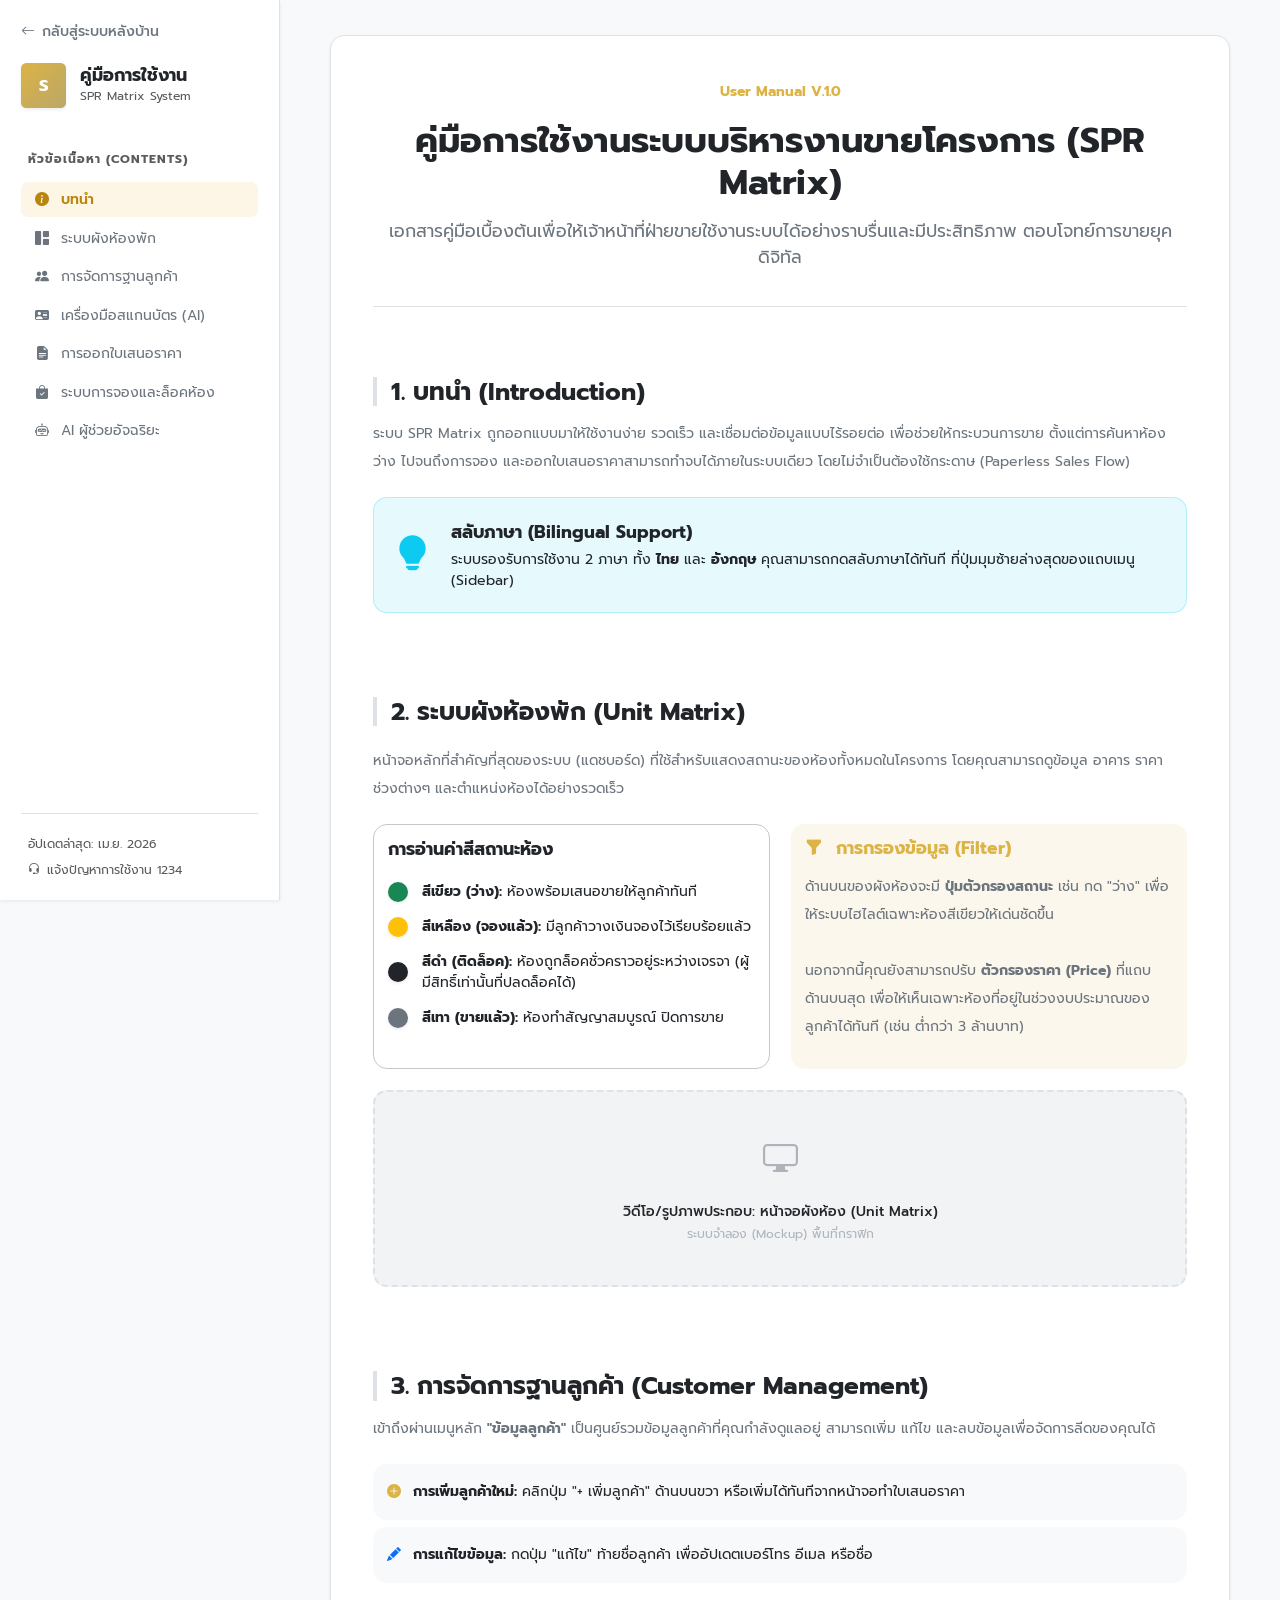
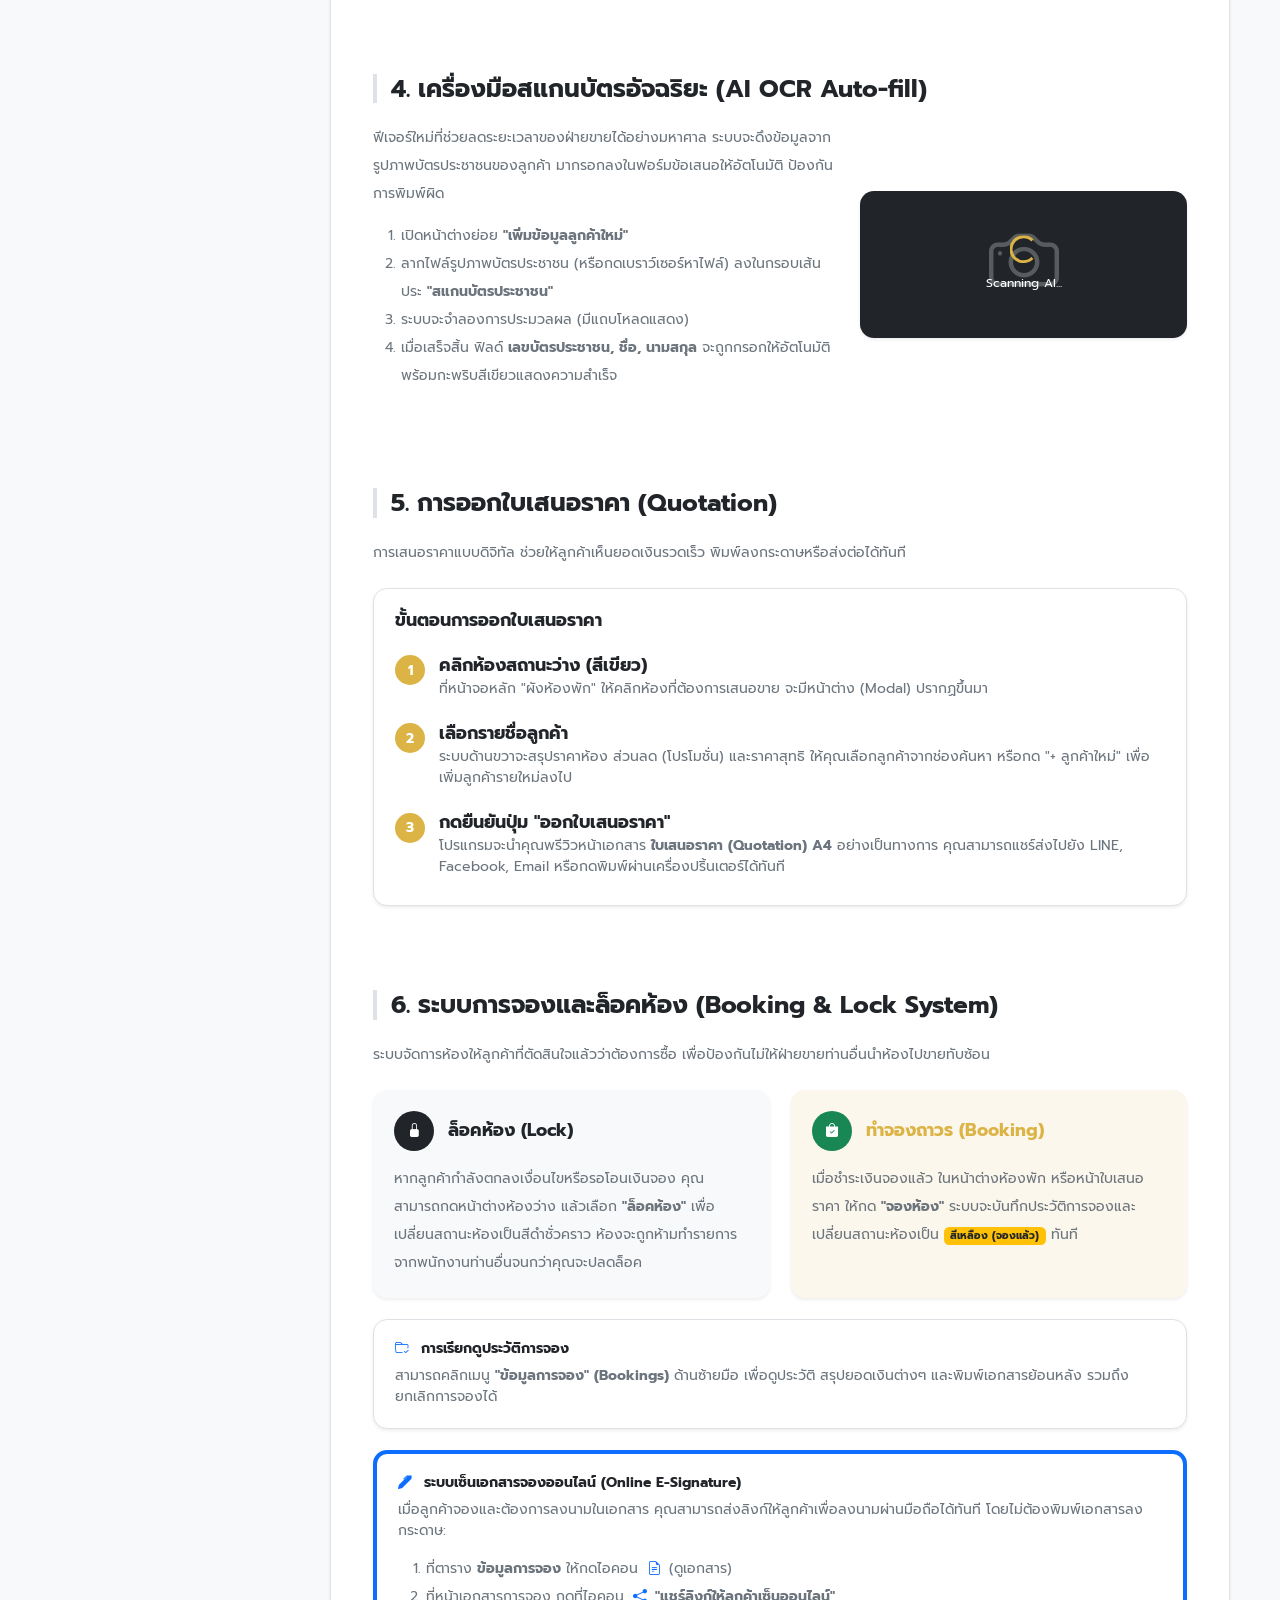
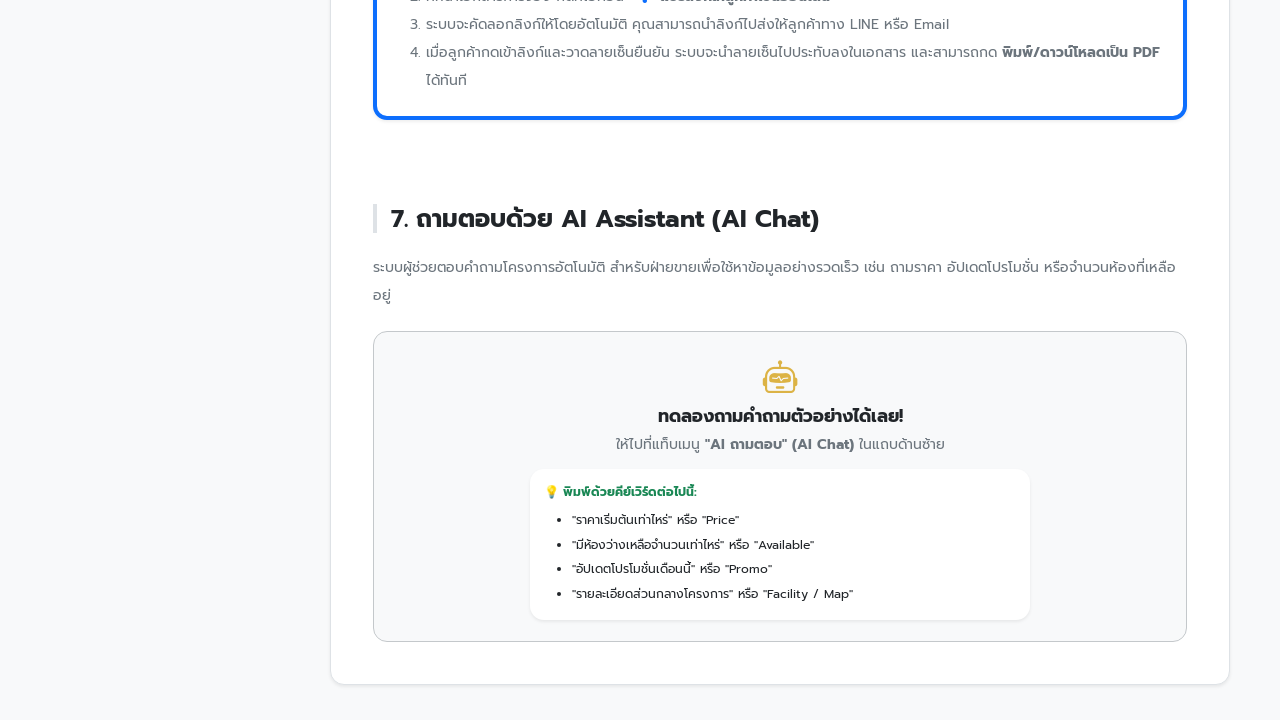
<file: guide.html>
<!DOCTYPE html>
<html lang="th">
<head>
    <meta charset="UTF-8">
    <meta name="viewport" content="width=device-width, initial-scale=1.0">
    <title>SPR - คู่มือการใช้งานระบบ (User Guide)</title>
    <!-- Google Fonts -->
    <link href="https://fonts.googleapis.com/css2?family=Inter:wght@300;400;500;600;700&family=Prompt:wght@300;400;500;600&display=swap" rel="stylesheet">
    <!-- Bootstrap 5 CSS -->
    <link href="https://cdn.jsdelivr.net/npm/bootstrap@5.3.2/dist/css/bootstrap.min.css" rel="stylesheet">
    <!-- Bootstrap Icons -->
    <link rel="stylesheet" href="https://cdn.jsdelivr.net/npm/bootstrap-icons@1.11.1/font/bootstrap-icons.css">
    <!-- Custom CSS (Reused from the main app) -->
    <link rel="stylesheet" href="styles.css">
    <style>
        body {
            scroll-behavior: smooth;
        }
        .guide-sidebar {
            width: 280px;
            height: 100vh;
            position: fixed;
            top: 0;
            left: 0;
            overflow-y: auto;
            z-index: 1000;
        }
        .guide-main {
            margin-left: 280px;
            padding: 2.5rem;
            min-height: 100vh;
        }
        .guide-section {
            padding-top: 2rem;
            margin-bottom: 4rem;
        }
        .guide-nav .nav-link {
            color: #6c757d;
            border-radius: 0.5rem;
            margin-bottom: 0.25rem;
            transition: all 0.2s ease;
        }
        .guide-nav .nav-link:hover {
            background-color: #f8f9fa;
            color: #212529;
        }
        .guide-nav .nav-link.active {
            background-color: #fdf5e6; /* light gold */
            color: #b8860b; /* gold */
            font-weight: 600;
        }
        .screenshot-placeholder {
            background-color: #f1f3f5;
            border: 2px dashed #dee2e6;
            border-radius: 1rem;
            padding: 3rem;
            text-align: center;
            color: #adb5bd;
            display: flex;
            flex-direction: column;
            align-items: center;
            justify-content: center;
        }
        @media (max-width: 768px) {
            .guide-sidebar {
                display: none;
            }
            .guide-main {
                margin-left: 0;
                padding: 1.5rem;
            }
        }
    </style>
</head>
<body class="bg-canvas text-dark font-thai relative" data-bs-spy="scroll" data-bs-target="#guide-menu" tabindex="0">

<!-- Mobile Header for Guide (Visible only on mobile) -->
<div class="d-flex d-md-none w-100 bg-white border-bottom shadow-sm align-items-center px-4 py-2 justify-content-between sticky-top" style="height: 60px; z-index: 1020;">
    <div class="d-flex align-items-center">
        <a href="index.html" class="text-decoration-none">
            <i class="bi bi-arrow-left fs-4 text-dark me-3"></i>
        </a>
        <div class="rounded bg-gradient-gold text-white fw-bold d-flex align-items-center justify-content-center flex-shrink-0" style="width: 32px; height: 32px;">S</div>
        <span class="fs-6 fw-bold text-dark mb-0 ms-2">SPR Guide</span>
    </div>
</div>

<!-- Guide Sidebar -->
<aside class="guide-sidebar bg-white border-end shadow-sm d-flex flex-column p-4">
    <div class="mb-5">
        <a href="index.html" class="text-decoration-none d-flex align-items-center mb-4 text-secondary hover-gold transition-all">
            <i class="bi bi-arrow-left me-2"></i>
            <span class="fw-medium">กลับสู่ระบบหลังบ้าน</span>
        </a>
        <div class="d-flex align-items-center w-100">
            <div class="rounded bg-gradient-gold text-white fw-bold d-flex align-items-center justify-content-center shadow-sm flex-shrink-0" style="width: 45px; height: 45px; font-size: 1.2rem;">S</div>
            <div>
                <div class="fs-5 fw-bold text-dark mb-0 ms-3 lh-sm">คู่มือการใช้งาน</div>
                <div class="text-muted small ms-3">SPR Matrix System</div>
            </div>
        </div>
    </div>
    
    <div class="text-uppercase text-muted fw-bold small mb-3 px-2" style="letter-spacing: 1px;">หัวข้อเนื้อหา (Contents)</div>
    <nav id="guide-menu" class="nav flex-column guide-nav">
        <a class="nav-link active" href="#intro"><i class="bi bi-info-circle-fill me-2"></i> บทนำ</a>
        <a class="nav-link" href="#matrix"><i class="bi bi-grid-1x2-fill me-2"></i> ระบบผังห้องพัก</a>
        <a class="nav-link" href="#customer"><i class="bi bi-people-fill me-2"></i> การจัดการฐานลูกค้า</a>
        <a class="nav-link" href="#ocr"><i class="bi bi-person-vcard-fill me-2"></i> เครื่องมือสแกนบัตร (AI)</a>
        <a class="nav-link" href="#quota"><i class="bi bi-file-earmark-text-fill me-2"></i> การออกใบเสนอราคา</a>
        <a class="nav-link" href="#booking"><i class="bi bi-bag-check-fill me-2"></i> ระบบการจองและล็อคห้อง</a>
        <a class="nav-link" href="#chatbot"><i class="bi bi-robot me-2"></i> AI ผู้ช่วยอัจฉริยะ</a>
    </nav>
    
    <div class="mt-auto px-2 pt-4 border-top">
        <div class="small text-muted mb-2">อัปเดตล่าสุด: เม.ย. 2026</div>
        <div class="small text-muted d-flex align-items-center">
            <i class="bi bi-headset me-2"></i> แจ้งปัญหาการใช้งาน 1234
        </div>
    </div>
</aside>

<!-- Main Document Content -->
<main class="guide-main">
    <div class="container bg-white p-4 p-md-5 rounded-4 shadow-sm border" style="max-width: 900px;">
        
        <header class="mb-5 pb-4 border-bottom text-center">
            <span class="badge bg-gold-subtle text-gold px-3 py-2 rounded-pill mb-3 fs-6">User Manual V.1.0</span>
            <h1 class="display-6 fw-bold text-dark mb-3">คู่มือการใช้งานระบบบริหารงานขายโครงการ (SPR Matrix)</h1>
            <p class="fs-5 text-secondary">เอกสารคู่มือเบื้องต้นเพื่อให้เจ้าหน้าที่ฝ่ายขายใช้งานระบบได้อย่างราบรื่นและมีประสิทธิภาพ ตอบโจทย์การขายยุคดิจิทัล</p>
        </header>

        <!-- Section: Intro -->
        <section id="intro" class="guide-section">
            <h3 class="fw-bold mb-3 border-start border-4 border-gold ps-3">1. บทนำ (Introduction)</h3>
            <p class="fs-6 text-secondary lh-lg mb-4">
                ระบบ SPR Matrix ถูกออกแบบมาให้ใช้งานง่าย รวดเร็ว และเชื่อมต่อข้อมูลแบบไร้รอยต่อ 
                เพื่อช่วยให้กระบวนการขาย ตั้งแต่การค้นหาห้องว่าง ไปจนถึงการจอง และออกใบเสนอราคาสามารถทำจบได้ภายในระบบเดียว โดยไม่จำเป็นต้องใช้กระดาษ (Paperless Sales Flow)
            </p>
            <div class="alert bg-info bg-opacity-10 text-dark border-info border-opacity-25 rounded-4 d-flex align-items-center p-4">
                <i class="bi bi-lightbulb-fill fs-1 text-info me-4"></i>
                <div>
                    <strong class="fs-5 d-block mb-1">สลับภาษา (Bilingual Support)</strong>
                    ระบบรองรับการใช้งาน 2 ภาษา ทั้ง <b>ไทย</b> และ <b>อังกฤษ</b> คุณสามารถกดสลับภาษาได้ทันที ที่ปุ่มมุมซ้ายล่างสุดของแถบเมนู (Sidebar)
                </div>
            </div>
        </section>

        <!-- Section: Matrix -->
        <section id="matrix" class="guide-section">
            <h3 class="fw-bold mb-4 border-start border-4 border-gold ps-3">2. ระบบผังห้องพัก (Unit Matrix)</h3>
            <p class="text-secondary lh-lg mb-4">
                หน้าจอหลักที่สำคัญที่สุดของระบบ (แดชบอร์ด) ที่ใช้สำหรับแสดงสถานะของห้องทั้งหมดในโครงการ โดยคุณสามารถดูข้อมูล อาคาร ราคาช่วงต่างๆ และตำแหน่งห้องได้อย่างรวดเร็ว
            </p>
            
            <div class="row g-4 mb-4">
                <div class="col-md-6">
                    <div class="card rounded-4 border-secondary-subtle h-100">
                        <div class="card-body">
                            <h5 class="fw-bold text-dark mb-4">การอ่านค่าสีสถานะห้อง</h5>
                            <div class="d-flex align-items-center mb-3">
                                <span class="rounded-circle bg-success shadow-sm me-3 flex-shrink-0" style="width:20px;height:20px;"></span> 
                                <div><strong class="text-dark">สีเขียว (ว่าง):</strong> ห้องพร้อมเสนอขายให้ลูกค้าทันที</div>
                            </div>
                            <div class="d-flex align-items-center mb-3">
                                <span class="rounded-circle bg-warning shadow-sm me-3 flex-shrink-0" style="width:20px;height:20px;"></span> 
                                <div><strong class="text-dark">สีเหลือง (จองแล้ว):</strong> มีลูกค้าวางเงินจองไว้เรียบร้อยแล้ว</div>
                            </div>
                            <div class="d-flex align-items-center mb-3">
                                <span class="rounded-circle bg-dark shadow-sm me-3 flex-shrink-0" style="width:20px;height:20px;"></span> 
                                <div><strong class="text-dark">สีดำ (ติดล็อค):</strong> ห้องถูกล็อคชั่วคราวอยู่ระหว่างเจรจา (ผู้มีสิทธิ์เท่านั้นที่ปลดล็อคได้)</div>
                            </div>
                            <div class="d-flex align-items-center">
                                <span class="rounded-circle bg-secondary shadow-sm me-3 flex-shrink-0" style="width:20px;height:20px;"></span> 
                                <div><strong class="text-dark">สีเทา (ขายแล้ว):</strong> ห้องทำสัญญาสมบูรณ์ ปิดการขาย</div>
                            </div>
                        </div>
                    </div>
                </div>
                <div class="col-md-6">
                    <div class="card rounded-4 border-0 h-100 bg-light-gold">
                        <div class="card-body">
                            <h5 class="fw-bold text-gold"><i class="bi bi-funnel-fill me-2"></i> การกรองข้อมูล (Filter)</h5>
                            <p class="text-secondary mt-3 lh-lg">
                                ด้านบนของผังห้องจะมี <b>ปุ่มตัวกรองสถานะ</b> เช่น กด "ว่าง" เพื่อให้ระบบไฮไลต์เฉพาะห้องสีเขียวให้เด่นชัดขึ้น
                                <br><br>
                                นอกจากนี้คุณยังสามารถปรับ <b>ตัวกรองราคา (Price)</b> ที่แถบด้านบนสุด เพื่อให้เห็นเฉพาะห้องที่อยู่ในช่วงงบประมาณของลูกค้าได้ทันที (เช่น ต่ำกว่า 3 ล้านบาท)
                            </p>
                        </div>
                    </div>
                </div>
            </div>
            
            <div class="screenshot-placeholder mt-4">
                <i class="bi bi-display fs-1 mb-3 text-secondary opacity-50"></i>
                <div class="fw-medium text-dark mb-1">วิดีโอ/รูปภาพประกอบ: หน้าจอผังห้อง (Unit Matrix)</div>
                <div class="small">ระบบจำลอง (Mockup) พื้นที่กราฟิก</div>
            </div>
        </section>

        <!-- Section: Customer -->
        <section id="customer" class="guide-section">
            <h3 class="fw-bold mb-3 border-start border-4 border-gold ps-3">3. การจัดการฐานลูกค้า (Customer Management)</h3>
            <p class="text-secondary lh-lg mb-4">เข้าถึงผ่านเมนูหลัก <b>"ข้อมูลลูกค้า"</b> เป็นศูนย์รวมข้อมูลลูกค้าที่คุณกำลังดูแลอยู่ สามารถเพิ่ม แก้ไข และลบข้อมูลเพื่อจัดการลีดของคุณได้</p>
            
            <ul class="lh-lg text-secondary mb-4 list-group list-group-flush rounded-4">
                <li class="list-group-item bg-light border-0 py-3 mb-2 rounded-4">
                    <i class="bi bi-plus-circle-fill text-gold me-2"></i> <b>การเพิ่มลูกค้าใหม่:</b> คลิกปุ่ม "+ เพิ่มลูกค้า" ด้านบนขวา หรือเพิ่มได้ทันทีจากหน้าจอทำใบเสนอราคา
                </li>
                <li class="list-group-item bg-light border-0 py-3 mb-2 rounded-4">
                    <i class="bi bi-pencil-fill text-primary me-2"></i> <b>การแก้ไขข้อมูล:</b> กดปุ่ม "แก้ไข" ท้ายชื่อลูกค้า เพื่ออัปเดตเบอร์โทร อีเมล หรือชื่อ
                </li>
            </ul>
        </section>

        <!-- Section: OCR -->
        <section id="ocr" class="guide-section">
            <h3 class="fw-bold mb-4 border-start border-4 border-gold ps-3">4. เครื่องมือสแกนบัตรอัจฉริยะ (AI OCR Auto-fill)</h3>
            <div class="row g-4 align-items-center">
                <div class="col-md-7">
                    <p class="text-secondary lh-lg mb-3">
                        ฟีเจอร์ใหม่ที่ช่วยลดระยะเวลาของฝ่ายขายได้อย่างมหาศาล ระบบจะดึงข้อมูลจากรูปภาพบัตรประชาชนของลูกค้า มากรอกลงในฟอร์มข้อเสนอให้อัตโนมัติ ป้องกันการพิมพ์ผิด
                    </p>
                    <ol class="lh-lg text-secondary">
                        <li>เปิดหน้าต่างย่อย <b>"เพิ่มข้อมูลลูกค้าใหม่"</b></li>
                        <li>ลากไฟล์รูปภาพบัตรประชาชน (หรือกดเบราว์เซอร์หาไฟล์) ลงในกรอบเส้นประ <b>"สแกนบัตรประชาชน"</b></li>
                        <li>ระบบจะจำลองการประมวลผล (มีแถบโหลดแสดง)</li>
                        <li>เมื่อเสร็จสิ้น ฟิลด์ <b>เลขบัตรประชาชน, ชื่อ, นามสกุล</b> จะถูกกรอกให้อัตโนมัติ พร้อมกะพริบสีเขียวแสดงความสำเร็จ</li>
                    </ol>
                </div>
                <div class="col-md-5">
                    <div class="card border-0 shadow-sm rounded-4 overflow-hidden">
                        <div class="bg-dark p-4 text-center position-relative">
                            <i class="bi bi-camera text-white opacity-25" style="font-size: 5rem;"></i>
                            <div class="position-absolute top-50 start-50 translate-middle w-100">
                                <div class="spinner-border text-gold" role="status"></div>
                                <div class="text-white mt-2 small">Scanning AI...</div>
                            </div>
                        </div>
                    </div>
                </div>
            </div>
        </section>

        <!-- Section: Quotation -->
        <section id="quota" class="guide-section">
            <h3 class="fw-bold mb-4 border-start border-4 border-gold ps-3">5. การออกใบเสนอราคา (Quotation)</h3>
            <p class="text-secondary lh-lg mb-4">
                การเสนอราคาแบบดิจิทัล ช่วยให้ลูกค้าเห็นยอดเงินรวดเร็ว พิมพ์ลงกระดาษหรือส่งต่อได้ทันที
            </p>
            <div class="bg-white border rounded-4 p-4 shadow-sm">
                <h5 class="fw-bold text-dark mb-4">ขั้นตอนการออกใบเสนอราคา</h5>
                <div class="d-flex mb-4">
                    <div class="flex-shrink-0 mt-1">
                        <span class="rounded-circle bg-gold text-white d-flex align-items-center justify-content-center fw-bold" style="width: 30px; height: 30px;">1</span>
                    </div>
                    <div class="ms-3">
                        <strong class="fs-5 d-block text-dark">คลิกห้องสถานะว่าง (สีเขียว)</strong>
                        <p class="text-secondary mb-0">ที่หน้าจอหลัก "ผังห้องพัก" ให้คลิกห้องที่ต้องการเสนอขาย จะมีหน้าต่าง (Modal) ปรากฏขึ้นมา</p>
                    </div>
                </div>
                <div class="d-flex mb-4">
                    <div class="flex-shrink-0 mt-1">
                        <span class="rounded-circle bg-gold text-white d-flex align-items-center justify-content-center fw-bold" style="width: 30px; height: 30px;">2</span>
                    </div>
                    <div class="ms-3">
                        <strong class="fs-5 d-block text-dark">เลือกรายชื่อลูกค้า</strong>
                        <p class="text-secondary mb-0">ระบบด้านขวาจะสรุปราคาห้อง ส่วนลด (โปรโมชั่น) และราคาสุทธิ ให้คุณเลือกลูกค้าจากช่องค้นหา หรือกด "+ ลูกค้าใหม่" เพื่อเพิ่มลูกค้ารายใหม่ลงไป</p>
                    </div>
                </div>
                <div class="d-flex mb-2">
                    <div class="flex-shrink-0 mt-1">
                        <span class="rounded-circle bg-gold text-white d-flex align-items-center justify-content-center fw-bold" style="width: 30px; height: 30px;">3</span>
                    </div>
                    <div class="ms-3">
                        <strong class="fs-5 d-block text-dark">กดยืนยันปุ่ม "ออกใบเสนอราคา"</strong>
                        <p class="text-secondary mb-0">โปรแกรมจะนำคุณพรีวิวหน้าเอกสาร <b>ใบเสนอราคา (Quotation) A4</b> อย่างเป็นทางการ คุณสามารถแชร์ส่งไปยัง LINE, Facebook, Email หรือกดพิมพ์ผ่านเครื่องปริ้นเตอร์ได้ทันที</p>
                    </div>
                </div>
            </div>
        </section>

        <!-- Section: Booking -->
        <section id="booking" class="guide-section">
            <h3 class="fw-bold mb-4 border-start border-4 border-gold ps-3">6. ระบบการจองและล็อคห้อง (Booking & Lock System)</h3>
            <p class="text-secondary lh-lg mb-4">
                ระบบจัดการห้องให้ลูกค้าที่ตัดสินใจแล้วว่าต้องการซื้อ เพื่อป้องกันไม่ให้ฝ่ายขายท่านอื่นนำห้องไปขายทับซ้อน
            </p>
            <div class="row g-4">
                <div class="col-md-6">
                    <div class="card bg-light border-0 shadow-sm rounded-4 h-100 p-4">
                        <div class="d-flex align-items-center mb-3">
                            <div class="rounded-circle bg-dark text-white d-flex align-items-center justify-content-center me-3" style="width: 40px; height: 40px;">
                                <i class="bi bi-lock-fill"></i>
                            </div>
                            <h5 class="fw-bold text-dark mb-0">ล็อคห้อง (Lock)</h5>
                        </div>
                        <p class="text-secondary lh-lg mb-0">
                            หากลูกค้ากำลังตกลงเงื่อนไขหรือรอโอนเงินจอง คุณสามารถกดหน้าต่างห้องว่าง แล้วเลือก <b>"ล็อคห้อง"</b> เพื่อเปลี่ยนสถานะห้องเป็นสีดำชั่วคราว ห้องจะถูกห้ามทำรายการจากพนักงานท่านอื่นจนกว่าคุณจะปลดล็อค
                        </p>
                    </div>
                </div>
                <div class="col-md-6">
                    <div class="card bg-light-gold border-0 shadow-sm rounded-4 h-100 p-4">
                        <div class="d-flex align-items-center mb-3">
                            <div class="rounded-circle bg-success text-white d-flex align-items-center justify-content-center me-3" style="width: 40px; height: 40px;">
                                <i class="bi bi-bag-check-fill"></i>
                            </div>
                            <h5 class="fw-bold text-gold mb-0">ทำจองถาวร (Booking)</h5>
                        </div>
                        <p class="text-secondary lh-lg mb-0">
                            เมื่อชำระเงินจองแล้ว ในหน้าต่างห้องพัก หรือหน้าใบเสนอราคา ให้กด <b>"จองห้อง"</b> ระบบจะบันทึกประวัติการจองและเปลี่ยนสถานะห้องเป็น <span class="badge bg-warning text-dark">สีเหลือง (จองแล้ว)</span> ทันที
                        </p>
                    </div>
                </div>
            </div>
            
            <div class="mt-4 p-4 border rounded-4 bg-white shadow-sm">
                <h6 class="fw-bold"><i class="bi bi-folder-check text-primary me-2"></i> การเรียกดูประวัติการจอง</h6>
                <p class="text-secondary mt-2 mb-0">สามารถคลิกเมนู <b>"ข้อมูลการจอง" (Bookings)</b> ด้านซ้ายมือ เพื่อดูประวัติ สรุปยอดเงินต่างๆ และพิมพ์เอกสารย้อนหลัง รวมถึงยกเลิกการจองได้</p>
            </div>

            <div class="mt-4 p-4 border rounded-4 bg-white shadow-sm border-start border-4 border-primary">
                <h6 class="fw-bold"><i class="bi bi-pen-fill text-primary me-2"></i> ระบบเซ็นเอกสารจองออนไลน์ (Online E-Signature)</h6>
                <p class="text-secondary mt-2 mb-3">เมื่อลูกค้าจองและต้องการลงนามในเอกสาร คุณสามารถส่งลิงก์ให้ลูกค้าเพื่อลงนามผ่านมือถือได้ทันที โดยไม่ต้องพิมพ์เอกสารลงกระดาษ:</p>
                <ol class="lh-lg text-secondary mb-0">
                    <li>ที่ตาราง <b>ข้อมูลการจอง</b> ให้กดไอคอน <i class="bi bi-file-earmark-text text-primary mx-1"></i> (ดูเอกสาร)</li>
                    <li>ที่หน้าเอกสารการจอง กดที่ไอคอน <i class="bi bi-share-fill mx-1 text-primary"></i> <b>"แชร์ลิงก์ให้ลูกค้าเซ็นออนไลน์"</b></li>
                    <li>ระบบจะคัดลอกลิงก์ให้โดยอัตโนมัติ คุณสามารถนำลิงก์ไปส่งให้ลูกค้าทาง LINE หรือ Email</li>
                    <li>เมื่อลูกค้ากดเข้าลิงก์และวาดลายเซ็นยืนยัน ระบบจะนำลายเซ็นไปประทับลงในเอกสาร และสามารถกด <b>พิมพ์/ดาวน์โหลดเป็น PDF</b> ได้ทันที</li>
                </ol>
            </div>
        </section>

        <!-- Section: Chatbot -->
        <section id="chatbot" class="guide-section border-0 mb-0 pb-0">
            <h3 class="fw-bold mb-4 border-start border-4 border-gold ps-3">7. ถามตอบด้วย AI Assistant (AI Chat)</h3>
            <p class="text-secondary lh-lg mb-4">
                ระบบผู้ช่วยตอบคำถามโครงการอัตโนมัติ สำหรับฝ่ายขายเพื่อใช้หาข้อมูลอย่างรวดเร็ว เช่น ถามราคา อัปเดตโปรโมชั่น หรือจำนวนห้องที่เหลืออยู่
            </p>
            <div class="bg-canvas border border-secondary-subtle rounded-4 p-4 text-center">
                <i class="bi bi-robot fs-1 text-gold mb-3"></i>
                <h5 class="fw-bold text-dark">ทดลองถามคำถามตัวอย่างได้เลย!</h5>
                <p class="text-secondary mb-3">ให้ไปที่แท็บเมนู <b>"AI ถามตอบ" (AI Chat)</b> ในแถบด้านซ้าย</p>
                <div class="d-inline-block text-start bg-white p-3 rounded-4 shadow-sm w-100" style="max-width: 500px;">
                    <div class="text-success small fw-bold mb-2">💡 พิมพ์ด้วยคีย์เวิร์ดต่อไปนี้:</div>
                    <ul class="mb-0 text-dark small lh-lg">
                        <li>"ราคาเริ่มต้นเท่าไหร่" หรือ "Price"</li>
                        <li>"มีห้องว่างเหลือจำนวนเท่าไหร่" หรือ "Available"</li>
                        <li>"อัปเดตโปรโมชั่นเดือนนี้" หรือ "Promo"</li>
                        <li>"รายละเอียดส่วนกลางโครงการ" หรือ "Facility / Map"</li>
                    </ul>
                </div>
            </div>
        </section>

    </div>
</main>

<!-- Bootstrap JS -->
<script src="https://cdn.jsdelivr.net/npm/bootstrap@5.3.2/dist/js/bootstrap.bundle.min.js"></script>
</body>
</html>
</file>
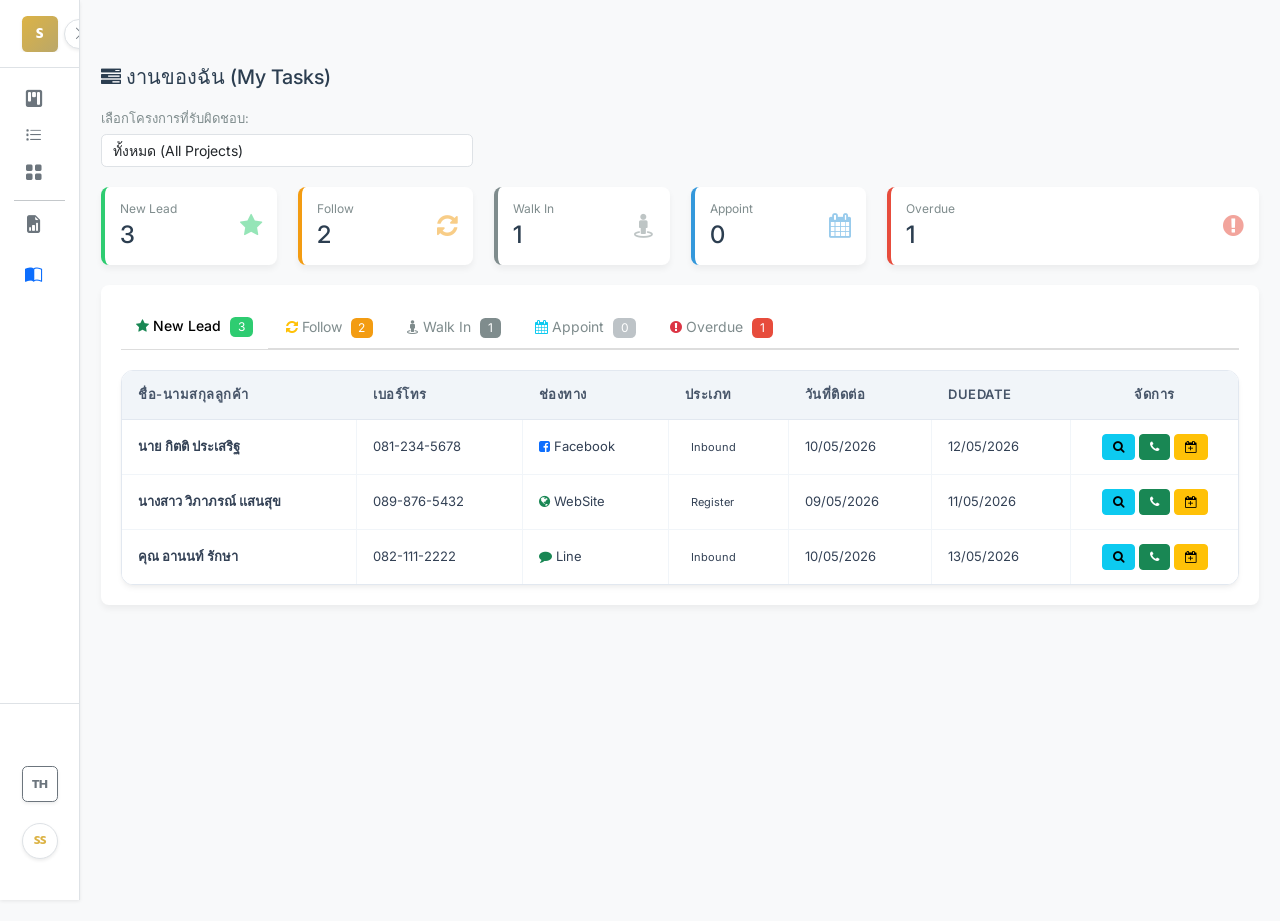
<file: mytask.html>
﻿<!DOCTYPE html>
<html lang="th">
<head>
    <meta charset="UTF-8">
    <meta name="viewport" content="width=device-width, initial-scale=1.0">
    <title>งานของฉัน (My Tasks) - Sale View</title>
    <!-- Bootstrap 5 CSS -->
    <link href="https://cdn.jsdelivr.net/npm/bootstrap@5.3.2/dist/css/bootstrap.min.css" rel="stylesheet">
    <!-- Bootstrap Icons -->
    <link rel="stylesheet" href="https://cdn.jsdelivr.net/npm/bootstrap-icons@1.11.1/font/bootstrap-icons.css">
    <!-- Custom CSS -->
    <link rel="stylesheet" href="styles.css">
    <!-- FontAwesome -->
    <link rel="stylesheet" href="https://cdnjs.cloudflare.com/ajax/libs/font-awesome/4.7.0/css/font-awesome.min.css">
    <!-- Google Fonts -->
    <link href="https://fonts.googleapis.com/css2?family=Kanit:wght@300;400;500&family=Inter:wght@300;400;500;600;700&family=Prompt:wght@300;400;500;600&display=swap" rel="stylesheet">
    <style>
        body {
            font-family: 'Kanit', sans-serif;
            background-color: #f4f7f6;
            color: #333;
            font-size: 13px;
        }
        .header-title {
            margin-top: 30px;
            margin-bottom: 20px;
            font-weight: 500;
            color: #2c3e50;
            font-size: 20px;
        }
        .user-profile {
            display: flex;
            align-items: center;
            margin-bottom: 20px;
        }
        .user-profile img {
            width: 50px;
            height: 50px;
            border-radius: 50%;
            margin-right: 15px;
            border: 2px solid #3498db;
        }
        .user-profile .user-info h4 {
            margin: 0;
            font-weight: 500;
            color: #2c3e50;
            font-size: 18px;
        }
        .user-profile .user-info p {
            margin: 0;
            color: #7f8c8d;
            font-size: 13px;
        }

        /* Dashboard Cards */
        .dash-card {
            background: #fff;
            border-radius: 8px;
            box-shadow: 0 4px 6px rgba(0,0,0,0.05);
            padding: 20px;
            margin-bottom: 20px;
            display: flex;
            align-items: center;
            justify-content: space-between;
            border-left: 4px solid #ddd;
            transition: transform 0.2s;
        }
        .dash-card:hover {
            transform: translateY(-2px);
            box-shadow: 0 6px 12px rgba(0,0,0,0.1);
        }
        .dash-card.primary { border-left-color: #3498db; }
        .dash-card.success { border-left-color: #2ecc71; }
        .dash-card.warning { border-left-color: #f39c12; }
        .dash-card.danger { border-left-color: #e74c3c; }
        .dash-card.gray { border-left-color: #7f8c8d; }
        
        .dash-info h4 {
            margin: 0 0 5px 0;
            font-size: 14px;
            color: #7f8c8d;
            font-weight: 400;
        }
        .dash-info h2 {
            margin: 0;
            font-size: 28px;
            font-weight: 500;
            color: #2c3e50;
        }
        .dash-icon {
            font-size: 32px;
            color: #bdc3c7;
            opacity: 0.5;
        }
        .dash-card.primary .dash-icon { color: #3498db; }
        .dash-card.success .dash-icon { color: #2ecc71; }
        .dash-card.warning .dash-icon { color: #f39c12; }
        .dash-card.danger .dash-icon { color: #e74c3c; }
        .dash-card.gray .dash-icon { color: #7f8c8d; }

        /* Main Content Area */
        .content-card {
            background: #fff;
            border-radius: 8px;
            box-shadow: 0 4px 6px rgba(0,0,0,0.05);
            padding: 20px;
            margin-bottom: 30px;
        }

        /* Nav Tabs */
        .nav-tabs {
            border-bottom: 2px solid #ddd;
        }
        .nav-tabs > li > a {
            color: #7f8c8d;
            border-radius: 0;
            margin-right: 2px;
            border: none;
            border-bottom: 2px solid transparent;
            font-weight: 400;
            padding: 10px 15px;
            font-size: 14px;
        }
        .nav-tabs > li > a:hover {
            background-color: transparent;
            border-bottom: 2px solid #95a5a6;
            color: #34495e;
        }
        .nav-tabs > li > a.active, 
        .nav-tabs > li > a.active:hover, 
        .nav-tabs > li > a.active:focus {
            color: #2980b9;
            background-color: transparent;
            border: none;
            border-bottom: 2px solid #2980b9;
            font-weight: 500;
        }
        .tab-content {
            padding-top: 20px;
        }

        /* Colors & Badges */
        .badge-new { background-color: #2ecc71; }
        .badge-follow { background-color: #f39c12; }
        .badge-walkin { background-color: #7f8c8d; }
        .badge-appoint { background-color: #3498db; }
        .badge-overdue { background-color: #e74c3c; }
        
        .badge {
            font-weight: 400;
            font-size: 12px;
            margin-left: 5px;
        }
        
        .label-type {
            font-weight: 400;
            padding: 3px 6px;
            font-size: 11px;
        }

        /* Table Styles */
        .table-sub {
            background-color: #fff;
            margin-bottom: 0;
        }
        .table-sub > thead > tr > th {
            background-color: #f1f5f9;
            color: #475569;
            font-size: 13px;
            font-weight: 600;
            border-bottom: 1px solid #e2e8f0 !important;
            padding: 14px 16px;
            border-top: none;
            text-transform: uppercase;
            letter-spacing: 0.5px;
        }
        .table-sub > tbody > tr > td {
            font-size: 13px;
            vertical-align: middle;
            padding: 14px 16px;
            border-top: 1px solid #f1f5f9;
            color: #334155;
            transition: background-color 0.2s ease;
        }
        .table-sub > tbody > tr:hover > td {
            background-color: #f8fafc;
        }
        
        .table-rounded-wrapper {
            border-radius: 12px;
            border: 1px solid #e2e8f0;
            overflow-x: auto;
            -webkit-overflow-scrolling: touch;
            box-shadow: 0 4px 6px -1px rgba(0, 0, 0, 0.05), 0 2px 4px -1px rgba(0, 0, 0, 0.03);
            background: #fff;
        }
        .table-rounded-wrapper .table {
            margin-bottom: 0;
            min-width: 800px;
        }
        .table-rounded-wrapper .table-sub {
            border: 0;
        }
        .table-rounded-wrapper .table-sub > thead > tr > th,
        .table-rounded-wrapper .table-sub > tbody > tr > td {
            border: 1px solid #f1f5f9;
        }
        .table-rounded-wrapper .table-sub > thead > tr > th:first-child,
        .table-rounded-wrapper .table-sub > tbody > tr > td:first-child { border-left: 0; }
        .table-rounded-wrapper .table-sub > thead > tr > th:last-child,
        .table-rounded-wrapper .table-sub > tbody > tr > td:last-child { border-right: 0; }
        .table-rounded-wrapper .table-sub > thead > tr:first-child > th { border-top: 0; }
        .table-rounded-wrapper .table-sub > tbody > tr:last-child > td { border-bottom: 0; }

        /* Actions */
        .btn-action {
            padding: 3px 10px;
            font-size: 12px;
            border-radius: 4px;
        }
        .bulk-actions {
            margin-bottom: 15px;
            display: flex;
            justify-content: space-between;
            align-items: center;
        }
        .filter-group {
            display: flex;
            gap: 10px;
        }
        .search-box {
            position: relative;
        }
        .search-box input {
            padding-left: 30px;
            border-radius: 20px;
            height: 30px;
            font-size: 12px;
        }
        .search-box i {
            position: absolute;
            left: 10px;
            top: 8px;
            color: #95a5a6;
        }

        @media (max-width: 767px) {
            .nav-tabs {
                display: flex;
                flex-wrap: nowrap;
                overflow-x: auto;
                overflow-y: hidden;
                -webkit-overflow-scrolling: touch;
                white-space: nowrap;
            }
            .nav-tabs > li {
                float: none;
                display: inline-block;
            }
        }
    </style>
</head>
<body class="bg-canvas text-dark min-vh-100 font-sans">
    <!-- Left Sidebar Navigation -->
    <aside id="sidebar" class="sidebar bg-white border-end shadow-sm d-flex flex-column align-items-center font-thai">
        <!-- Brand / Toggle -->
        <div class="sidebar-header d-flex align-items-center justify-content-center w-100 position-relative py-3 border-bottom"
            style="height: 68px;">
            <a href="#"
                class="text-decoration-none d-flex align-items-center justify-content-center w-100 brand-link overflow-hidden">
                <div class="rounded bg-gradient-gold text-white fw-bold d-flex align-items-center justify-content-center shadow-sm flex-shrink-0"
                    style="width: 36px; height: 36px;">S</div>
                <span class="brand-text fs-5 fw-bold text-dark mb-0 ms-2">SPR Matrix</span>
            </a>
            <!-- Toggle Button -->
            <button id="sidebar-toggle"
                class="btn btn-white rounded-circle shadow-sm border toggle-btn position-absolute d-none d-md-flex align-items-center justify-content-center p-0"
                style="right: -15px; width: 30px; height: 30px; z-index: 1040; background: #fff;">
                <i class="bi bi-chevron-right text-secondary fs-6"></i>
            </button>
        </div>

        <!-- Nav Links -->
        <ul class="nav flex-column w-100 mt-3 sidebar-nav">
            <li class="nav-item">
                <a class="nav-link nav-hover d-flex align-items-center px-3 mx-2 rounded mb-1 text-secondary"
                    href="manage.html" title="Manage">
                    <i class="bi bi-kanban-fill fs-5 nav-icon d-flex justify-content-center" style="width: 24px;"></i>
                    <span class="nav-text ms-3 text-nowrap"><span class="text-th">หน้าหลัก (Manage)</span><span
                            class="text-en">Manage</span></span>
                </a>
            </li>
            <li class="nav-item">
                <a class="nav-link nav-hover d-flex align-items-center px-3 mx-2 rounded mb-1 text-secondary"
                    href="mytask.html" title="My Task">
                    <i class="bi bi-list-task fs-5 nav-icon d-flex justify-content-center" style="width: 24px;"></i>
                    <span class="nav-text ms-3 text-nowrap"><span class="text-th">งานของฉัน</span><span
                            class="text-en">My Task</span></span>
                </a>
            </li>
            <li class="nav-item">
                <a class="nav-link nav-hover nav-view-btn d-flex align-items-center px-3 mx-2 rounded mb-1 text-secondary"
                    href="index.html" title="Unit Matrix">
                    <i class="bi bi-grid-fill fs-5 nav-icon d-flex justify-content-center" style="width: 24px;"></i>
                    <span class="nav-text ms-3 text-nowrap"><span class="text-th">ผังห้องพัก</span><span
                            class="text-en">Unit Matrix</span></span>
                </a>
            </li>
            <li class="nav-item mt-2 pt-2 border-top border-secondary-subtle mx-3"></li>
            <li class="nav-item">
                <a class="nav-link nav-hover d-flex align-items-center px-3 mx-2 rounded mb-1 text-secondary"
                    href="proposal.html" target="_blank" title="Proposal">
                    <i class="bi bi-file-earmark-bar-graph-fill fs-5 nav-icon d-flex justify-content-center"
                        style="width: 24px;"></i>
                    <span class="nav-text ms-3 text-nowrap"><span class="text-th">เอกสารสรุปแผนงาน</span><span
                            class="text-en">Project Proposal</span></span>
                </a>
            </li>
            <li class="nav-item mt-3 px-2">
                <a class="nav-link nav-hover d-flex align-items-center px-3 py-2 rounded text-secondary cursor-pointer"
                    href="guide.html" target="_blank" title="User Guide Document">
                    <i class="bi bi-book-half fs-5 nav-icon d-flex justify-content-center text-primary"
                        style="width: 24px;"></i>
                    <span class="nav-text ms-3 text-nowrap"><span class="text-th">คู่มือการใช้งาน</span><span
                            class="text-en">User Manual</span></span>
                </a>
            </li>
        </ul>

        <!-- Bottom Actions -->
        <div
            class="mt-auto w-100 pt-3 pb-4 d-flex flex-column align-items-center sidebar-bottom overflow-hidden border-top">
            <!-- Language Toggle Full -->
            <div class="btn-group shadow-sm lang-toggle-group mb-4 d-flex flex-shrink-0" role="group">
                <button type="button" class="btn btn-sm btn-outline-secondary lang-btn active"
                    data-lang="th">TH</button>
                <button type="button" class="btn btn-sm btn-outline-secondary lang-btn" data-lang="en">EN</button>
            </div>

            <!-- Language Toggle Mini (Only shows when collapsed) -->
            <button class="btn btn-sm btn-outline-secondary fw-bold rounded shadow-sm lang-toggle-mini mb-4"
                style="width: 36px; height: 36px;" title="Switch Language">TH</button>

            <!-- User Profile -->
            <div class="d-flex align-items-center justify-content-center user-profile w-100 px-3 cursor-pointer"
                title="Siripoj S.">
                <div class="rounded-circle border border-gold border-opacity-50 d-flex justify-content-center align-items-center text-gold fw-bold bg-white shadow-sm flex-shrink-0"
                    style="width: 36px; height: 36px; font-size: 0.8rem;">
                    SS
                </div>
                <div class="profile-text ms-3 text-start lh-sm" style="flex: 1; min-width: 0;">
                    <div class="text-dark fw-bold small text-truncate">Siripoj S.</div>
                    <div class="text-muted" style="font-size: 0.7rem;">Sales Manager</div>
                </div>
            </div>
        </div>
    </aside>

    <!-- Mobile Header (Visible only on mobile) -->
    <div class="d-flex d-md-none w-100 bg-white border-bottom shadow-sm align-items-center px-4 py-2 justify-content-between fixed-top"
        style="height: 60px; z-index: 1020;">
        <div class="d-flex align-items-center">
            <div class="rounded bg-gradient-gold text-white fw-bold d-flex align-items-center justify-content-center flex-shrink-0"
                style="width: 32px; height: 32px;">S</div>
            <span class="fs-6 fw-bold font-thai text-dark mb-0 ms-2">SPR Matrix</span>
        </div>
        <button class="btn btn-light border shadow-sm" id="mobile-sidebar-toggle">
            <i class="bi bi-list fs-4"></i>
        </button>
    </div>

    <!-- Main Container -->
    <main class="container-fluid px-2 px-md-4 pt-3 pb-5" style="margin-top: 1.5rem;" id="app-main-container">
    <div class="row">
        <div class="col-md-12">
            <div style="display: flex; justify-content: space-between; align-items: center;">
                <h3 class="header-title"><i class="fa fa-tasks"></i> <span class="text-th">งานของฉัน (My Tasks)</span><span class="text-en">My Tasks</span></h3>
            </div>

            <!-- Project Filter -->
            <div class="row" style="margin-bottom: 20px;">
                <div class="col-md-4 col-sm-6">
                    <label style="color: #7f8c8d; font-weight: normal; margin-bottom: 5px;"><span class="text-th">เลือกโครงการที่รับผิดชอบ:</span><span class="text-en">Select Responsible Project:</span></label>
                    <select class="form-control">
                        <option value="all">ทั้งหมด (All Projects)</option>
                        <option value="1">คอนโด พญาไท</option>
                        <option value="2">บ้านเดี่ยว รังสิต</option>
                        <option value="3">ทาวน์โฮม สุขุมวิท</option>
                    </select>
                </div>
            </div>
            
            <!-- Dashboard Cards -->
            <div class="row">
                <div class="col-md-2 col-sm-4 col-xs-6">
                    <div class="dash-card success" style="padding: 15px;">
                        <div class="dash-info">
                            <h4 style="font-size: 12px;">New Lead</h4>
                            <h2 style="font-size: 24px;">3</h2>
                        </div>
                        <div class="dash-icon" style="font-size: 24px;"><i class="fa fa-star"></i></div>
                    </div>
                </div>
                <div class="col-md-2 col-sm-4 col-xs-6">
                    <div class="dash-card warning" style="padding: 15px;">
                        <div class="dash-info">
                            <h4 style="font-size: 12px;">Follow</h4>
                            <h2 style="font-size: 24px;">2</h2>
                        </div>
                        <div class="dash-icon" style="font-size: 24px;"><i class="fa fa-refresh"></i></div>
                    </div>
                </div>
                <div class="col-md-2 col-sm-4 col-xs-6">
                    <div class="dash-card gray" style="padding: 15px;">
                        <div class="dash-info">
                            <h4 style="font-size: 12px;">Walk In</h4>
                            <h2 style="font-size: 24px;">1</h2>
                        </div>
                        <div class="dash-icon" style="font-size: 24px;"><i class="fa fa-street-view"></i></div>
                    </div>
                </div>
                <div class="col-md-2 col-sm-4 col-xs-6">
                    <div class="dash-card primary" style="padding: 15px;">
                        <div class="dash-info">
                            <h4 style="font-size: 12px;">Appoint</h4>
                            <h2 style="font-size: 24px;">0</h2>
                        </div>
                        <div class="dash-icon" style="font-size: 24px;"><i class="fa fa-calendar"></i></div>
                    </div>
                </div>
                <div class="col-md-4 col-sm-8 col-xs-12">
                    <div class="dash-card danger" style="padding: 15px;">
                        <div class="dash-info">
                            <h4 style="font-size: 12px;">Overdue</h4>
                            <h2 style="font-size: 24px;">1</h2>
                        </div>
                        <div class="dash-icon" style="font-size: 24px;"><i class="fa fa-exclamation-circle"></i></div>
                    </div>
                </div>
            </div>

            <!-- Task Content Area -->
            <div class="content-card">
                <!-- Nav tabs -->
                <ul class="nav nav-tabs" role="tablist">
                    <li class="nav-item" role="presentation"><a class="nav-link active" href="#new" aria-controls="new" role="tab" data-bs-toggle="tab"><i class="fa fa-star text-success"></i> New Lead <span class="badge badge-new">3</span></a></li>
                    <li class="nav-item" role="presentation"><a class="nav-link" href="#follow" aria-controls="follow" role="tab" data-bs-toggle="tab"><i class="fa fa-refresh text-warning"></i> Follow <span class="badge badge-follow">2</span></a></li>
                    <li class="nav-item" role="presentation"><a class="nav-link" href="#walkin" aria-controls="walkin" role="tab" data-bs-toggle="tab"><i class="fa fa-street-view" style="color:#7f8c8d;"></i> Walk In <span class="badge badge-walkin">1</span></a></li>
                    <li class="nav-item" role="presentation"><a class="nav-link" href="#appoint" aria-controls="appoint" role="tab" data-bs-toggle="tab"><i class="fa fa-calendar text-info"></i> Appoint <span class="badge badge-appoint" style="background-color: #bdc3c7;">0</span></a></li>
                    <li class="nav-item" role="presentation"><a class="nav-link" href="#overdue" aria-controls="overdue" role="tab" data-bs-toggle="tab"><i class="fa fa-exclamation-circle text-danger"></i> Overdue <span class="badge badge-overdue">1</span></a></li>
                </ul>

                <!-- Tab panes -->
                <div class="tab-content">
                    <!-- New Lead Tab -->
                    <div role="tabpanel" class="tab-pane fade show active" id="new">
                        <!-- Filter Actions removed -->
                        <div class="table-responsive table-rounded-wrapper">
                            <table class="table table-sub">
                                <thead>
                                    <tr>
                                        <th>ชื่อ-นามสกุลลูกค้า</th>
                                        <th>เบอร์โทร</th>
                                        <th>ช่องทาง</th>
                                        <th>ประเภท</th>
                                        <th>วันที่ติดต่อ</th>
                                        <th>DueDate</th>
                                        <th width="15%" class="text-center">จัดการ</th>
                                    </tr>
                                </thead>
                                <tbody>
                                    <tr>
                                        <td><strong>นาย กิตติ ประเสริฐ</strong></td>
                                        <td>081-234-5678</td>
                                        <td><i class="fa fa-facebook-square text-primary"></i> Facebook</td>
                                        <td><span class="label label-primary label-type">Inbound</span></td>
                                        <td>10/05/2026</td>
                                        <td>12/05/2026</td>
                                        <td class="text-center" style="white-space: nowrap;">
                                            <button class="btn btn-info btn-action" title="แสดงรายละเอียด" data-bs-toggle="modal" data-bs-target="#customerDetailModal"><i class="fa fa-search"></i></button>
                                            <button class="btn btn-success btn-action" title="เพิ่มข้อมูลการติดต่อ" data-bs-toggle="modal" data-bs-target="#addContactModal"><i class="fa fa-phone"></i></button>
                                            <button class="btn btn-warning btn-action" title="เพิ่มข้อมูลการนัดหมาย" data-bs-toggle="modal" data-bs-target="#addAppointmentModal"><i class="fa fa-calendar-plus-o"></i></button>
                                        </td>
                                    </tr>
                                    <tr>
                                        <td><strong>นางสาว วิภาภรณ์ แสนสุข</strong></td>
                                        <td>089-876-5432</td>
                                        <td><i class="fa fa-globe text-success"></i> WebSite</td>
                                        <td><span class="label label-info label-type">Register</span></td>
                                        <td>09/05/2026</td>
                                        <td>11/05/2026</td>
                                        <td class="text-center" style="white-space: nowrap;">
                                            <button class="btn btn-info btn-action" title="แสดงรายละเอียด" data-bs-toggle="modal" data-bs-target="#customerDetailModal"><i class="fa fa-search"></i></button>
                                            <button class="btn btn-success btn-action" title="เพิ่มข้อมูลการติดต่อ" data-bs-toggle="modal" data-bs-target="#addContactModal"><i class="fa fa-phone"></i></button>
                                            <button class="btn btn-warning btn-action" title="เพิ่มข้อมูลการนัดหมาย" data-bs-toggle="modal" data-bs-target="#addAppointmentModal"><i class="fa fa-calendar-plus-o"></i></button>
                                        </td>
                                    </tr>
                                    <tr>
                                        <td><strong>คุณ อานนท์ รักษา</strong></td>
                                        <td>082-111-2222</td>
                                        <td><i class="fa fa-comment text-success"></i> Line</td>
                                        <td><span class="label label-primary label-type">Inbound</span></td>
                                        <td>10/05/2026</td>
                                        <td>13/05/2026</td>
                                        <td class="text-center" style="white-space: nowrap;">
                                            <button class="btn btn-info btn-action" title="แสดงรายละเอียด" data-bs-toggle="modal" data-bs-target="#customerDetailModal"><i class="fa fa-search"></i></button>
                                            <button class="btn btn-success btn-action" title="เพิ่มข้อมูลการติดต่อ" data-bs-toggle="modal" data-bs-target="#addContactModal"><i class="fa fa-phone"></i></button>
                                            <button class="btn btn-warning btn-action" title="เพิ่มข้อมูลการนัดหมาย" data-bs-toggle="modal" data-bs-target="#addAppointmentModal"><i class="fa fa-calendar-plus-o"></i></button>
                                        </td>
                                    </tr>
                                </tbody>
                            </table>
                        </div>
                    </div>
                    
                    <!-- Follow Tab -->
                    <div role="tabpanel" class="tab-pane fade" id="follow">
                        <!-- Filter Actions removed -->
                        <div class="table-responsive table-rounded-wrapper">
                            <table class="table table-sub">
                                <thead>
                                    <tr>
                                        <th>ชื่อ-นามสกุลลูกค้า</th>
                                        <th>เบอร์โทร</th>
                                        <th>ช่องทาง</th>
                                        <th>ประเภท</th>
                                        <th>วันที่ติดต่อ</th>
                                        <th>DueDate</th>
                                        <th width="15%" class="text-center">จัดการ</th>
                                    </tr>
                                </thead>
                                <tbody>
                                    <tr>
                                        <td><strong>คุณ มานะ พยายาม</strong></td>
                                        <td>083-444-5555</td>
                                        <td><i class="fa fa-globe text-success"></i> WebSite</td>
                                        <td><span class="label label-info label-type">Register</span></td>
                                        <td>05/05/2026</td>
                                        <td>10/05/2026</td>
                                        <td class="text-center" style="white-space: nowrap;">
                                            <button class="btn btn-info btn-action" title="แสดงรายละเอียด" data-bs-toggle="modal" data-bs-target="#customerDetailModal"><i class="fa fa-search"></i></button>
                                            <button class="btn btn-success btn-action" title="เพิ่มข้อมูลการติดต่อ" data-bs-toggle="modal" data-bs-target="#addContactModal"><i class="fa fa-phone"></i></button>
                                            <button class="btn btn-warning btn-action" title="เพิ่มข้อมูลการนัดหมาย" data-bs-toggle="modal" data-bs-target="#addAppointmentModal"><i class="fa fa-calendar-plus-o"></i></button>
                                        </td>
                                    </tr>
                                    <tr>
                                        <td><strong>นาย ธนาคาร มั่นคง</strong></td>
                                        <td>085-666-7777</td>
                                        <td><i class="fa fa-facebook-square text-primary"></i> Facebook</td>
                                        <td><span class="label label-warning label-type">Outbound</span></td>
                                        <td>06/05/2026</td>
                                        <td>11/05/2026</td>
                                        <td class="text-center" style="white-space: nowrap;">
                                            <button class="btn btn-info btn-action" title="แสดงรายละเอียด" data-bs-toggle="modal" data-bs-target="#customerDetailModal"><i class="fa fa-search"></i></button>
                                            <button class="btn btn-success btn-action" title="เพิ่มข้อมูลการติดต่อ" data-bs-toggle="modal" data-bs-target="#addContactModal"><i class="fa fa-phone"></i></button>
                                            <button class="btn btn-warning btn-action" title="เพิ่มข้อมูลการนัดหมาย" data-bs-toggle="modal" data-bs-target="#addAppointmentModal"><i class="fa fa-calendar-plus-o"></i></button>
                                        </td>
                                    </tr>
                                </tbody>
                            </table>
                        </div>
                    </div>
                    
                    <!-- Walk In Tab -->
                    <div role="tabpanel" class="tab-pane fade" id="walkin">
                        <!-- Filter Actions removed -->
                        <div class="table-responsive table-rounded-wrapper">
                            <table class="table table-sub">
                                <thead>
                                    <tr>
                                        <th>ชื่อ-นามสกุลลูกค้า</th>
                                        <th>เบอร์โทร</th>
                                        <th>โครงการที่สนใจ</th>
                                        <th>วันที่เข้าชม</th>
                                        <th>สถานะ</th>
                                        <th width="15%" class="text-center">จัดการ</th>
                                    </tr>
                                </thead>
                                <tbody>
                                    <tr>
                                        <td><strong>นาง บุญรอด ปลอดภัย</strong></td>
                                        <td>080-112-2233</td>
                                        <td>คอนโด พญาไท</td>
                                        <td>09/05/2026</td>
                                        <td><span class="label label-success label-type">Hot</span></td>
                                        <td class="text-center" style="white-space: nowrap;">
                                            <button class="btn btn-info btn-action" title="แสดงรายละเอียด" data-bs-toggle="modal" data-bs-target="#customerDetailModal"><i class="fa fa-search"></i></button>
                                            <button class="btn btn-success btn-action" title="เพิ่มข้อมูลการติดต่อ" data-bs-toggle="modal" data-bs-target="#addContactModal"><i class="fa fa-phone"></i></button>
                                            <button class="btn btn-warning btn-action" title="เพิ่มข้อมูลการนัดหมาย" data-bs-toggle="modal" data-bs-target="#addAppointmentModal"><i class="fa fa-calendar-plus-o"></i></button>
                                        </td>
                                    </tr>
                                </tbody>
                            </table>
                        </div>
                    </div>
                    
                    <!-- Appoint Tab -->
                    <div role="tabpanel" class="tab-pane fade" id="appoint">
                        <div class="alert alert-info text-center" style="margin-bottom: 0; font-size: 14px; border-radius: 8px; padding: 30px;">
                            <i class="fa fa-calendar-times-o" style="font-size: 30px; margin-bottom: 10px; display: block;"></i>
                            ไม่มีรายการนัดหมายในขณะนี้
                        </div>
                    </div>
                    
                    <!-- Overdue Tab -->
                    <div role="tabpanel" class="tab-pane fade" id="overdue">
                        <!-- Filter Actions removed -->
                        <div class="table-responsive table-rounded-wrapper">
                            <table class="table table-sub">
                                <thead>
                                    <tr>
                                        <th>ชื่อ-นามสกุลลูกค้า</th>
                                        <th>เบอร์โทร</th>
                                        <th>ช่องทาง</th>
                                        <th>ประเภท</th>
                                        <th>วันที่ติดต่อ</th>
                                        <th>DueDate</th>
                                        <th width="15%" class="text-center">จัดการ</th>
                                    </tr>
                                </thead>
                                <tbody>
                                    <tr>
                                        <td class="text-danger"><strong>คุณ วาสนา ดีเลิศ</strong></td>
                                        <td>088-999-0000</td>
                                        <td><i class="fa fa-comment text-success"></i> Line</td>
                                        <td><span class="label label-primary label-type">Inbound</span></td>
                                        <td>01/05/2026</td>
                                        <td class="text-danger"><strong>05/05/2026</strong></td>
                                        <td class="text-center" style="white-space: nowrap;">
                                            <button class="btn btn-info btn-action" title="แสดงรายละเอียด" data-bs-toggle="modal" data-bs-target="#customerDetailModal"><i class="fa fa-search"></i></button>
                                            <button class="btn btn-success btn-action" title="เพิ่มข้อมูลการติดต่อ" data-bs-toggle="modal" data-bs-target="#addContactModal"><i class="fa fa-phone"></i></button>
                                            <button class="btn btn-warning btn-action" title="เพิ่มข้อมูลการนัดหมาย" data-bs-toggle="modal" data-bs-target="#addAppointmentModal"><i class="fa fa-calendar-plus-o"></i></button>
                                        </td>
                                    </tr>
                                </tbody>
                            </table>
                        </div>
                    </div>
                </div>
            </div>
        </div>
    </div>
</main>

<!-- Modal แสดงรายละเอียดลูกค้า -->
<div class="modal fade" id="customerDetailModal" tabindex="-1" role="dialog" aria-labelledby="customerDetailModalLabel">
  <div class="modal-dialog" role="document">
    <div class="modal-content" style="border-radius: 8px;">
      <div class="modal-header">
        <button type="button" class="close" data-bs-dismiss="modal" aria-label="Close"><span aria-hidden="true">&times;</span></button>
        <h4 class="modal-title" id="customerDetailModalLabel" style="font-size: 16px;"><i class="fa fa-user"></i> รายละเอียดลูกค้า</h4>
      </div>
      <div class="modal-body" style="font-size: 13px;">
        <div class="row">
            <div class="col-md-6">
                <p><strong>ชื่อ-นามสกุล:</strong> <span class="text-primary">นาย กิตติ ประเสริฐ</span></p>
                <p><strong>เบอร์โทรศัพท์:</strong> 081-234-5678</p>
            </div>
            <div class="col-md-6">
                <p><strong>ช่องทางการติดต่อ:</strong> Facebook</p>
                <p><strong>วันที่ติดต่อ:</strong> 10/05/2026</p>
            </div>
        </div>
        <hr style="margin-top: 10px; margin-bottom: 15px;">
        <p><strong>ประวัติการสนทนาล่าสุด:</strong> ลูกค้าสนใจโครงการ พญาไท อยากเข้ามาดูห้องตัวอย่างในสัปดาห์หน้า</p>
      </div>
      <div class="modal-footer">
        <button type="button" class="btn btn-light btn-sm" data-bs-dismiss="modal">ปิด</button>
      </div>
    </div>
  </div>
</div>

<!-- Modal เพิ่มข้อมูลการติดต่อ -->
<div class="modal fade" id="addContactModal" tabindex="-1" role="dialog" aria-labelledby="addContactModalLabel">
  <div class="modal-dialog" role="document">
    <div class="modal-content" style="border-radius: 8px;">
      <div class="modal-header">
        <button type="button" class="close" data-bs-dismiss="modal" aria-label="Close"><span aria-hidden="true">&times;</span></button>
        <h4 class="modal-title" id="addContactModalLabel" style="font-size: 16px;"><i class="fa fa-plus-circle"></i> เพิ่มข้อมูลการติดต่อ / อัพเดทสถานะ</h4>
      </div>
      <div class="modal-body" style="font-size: 13px;">
        <form>
            <div class="form-group">
                <label>วันที่ติดต่อ:</label>
                <input type="date" class="form-control input-sm" value="2026-05-16">
            </div>
            <div class="form-group">
                <label>ช่องทางการติดต่อ:</label>
                <select class="form-control input-sm">
                    <option>โทรศัพท์</option>
                    <option>Line</option>
                    <option>Facebook</option>
                    <option>Walk In (เข้าชมโครงการ)</option>
                </select>
            </div>
            <div class="form-group">
                <label>อัพเดทสถานะลูกค้า:</label>
                <select class="form-control input-sm">
                    <option>New Lead</option>
                    <option selected>Follow</option>
                    <option>Appoint (นัดหมาย)</option>
                    <option>Lost (ปิดการขายไม่ได้)</option>
                    <option>Won (จอง/ทำสัญญา)</option>
                </select>
            </div>
            <div class="form-group">
                <label>รายละเอียดการสนทนา:</label>
                <textarea class="form-control input-sm" rows="3" placeholder="ระบุรายละเอียดการพูดคุยกับลูกค้า..."></textarea>
            </div>
        </form>
      </div>
      <div class="modal-footer">
        <button type="button" class="btn btn-light btn-sm" data-bs-dismiss="modal">ยกเลิก</button>
        <button type="button" class="btn btn-success btn-sm" data-bs-dismiss="modal" onclick="alert('บันทึกข้อมูลสำเร็จ')"><i class="fa fa-save"></i> บันทึกข้อมูล</button>
      </div>
    </div>
  </div>
</div>

<!-- Modal เพิ่มข้อมูลการนัดหมาย -->
<div class="modal fade" id="addAppointmentModal" tabindex="-1" role="dialog" aria-labelledby="addAppointmentModalLabel">
  <div class="modal-dialog" role="document">
    <div class="modal-content" style="border-radius: 8px;">
      <div class="modal-header">
        <button type="button" class="close" data-bs-dismiss="modal" aria-label="Close"><span aria-hidden="true">&times;</span></button>
        <h4 class="modal-title" id="addAppointmentModalLabel" style="font-size: 16px;"><i class="fa fa-calendar-plus-o"></i> เพิ่มข้อมูลการนัดหมาย</h4>
      </div>
      <div class="modal-body" style="font-size: 13px;">
        <form>
            <div class="form-group">
                <label>วันและเวลานัดหมาย:</label>
                <input type="datetime-local" class="form-control input-sm">
            </div>
            <div class="form-group">
                <label>ประเภทการนัดหมาย:</label>
                <select class="form-control input-sm">
                    <option>เยี่ยมชมโครงการ</option>
                    <option>จอง</option>
                    <option>ทำสัญญา</option>
                </select>
            </div>
            <div class="form-group">
                <label>รายละเอียดเพิ่มเติม:</label>
                <textarea class="form-control input-sm" rows="3" placeholder="ระบุรายละเอียด..."></textarea>
            </div>
        </form>
      </div>
      <div class="modal-footer">
        <button type="button" class="btn btn-light btn-sm" data-bs-dismiss="modal">ยกเลิก</button>
        <button type="button" class="btn btn-success btn-sm" data-bs-dismiss="modal" onclick="alert('บันทึกนัดหมายสำเร็จ')"><i class="fa fa-save"></i> บันทึกข้อมูล</button>
      </div>
    </div>
  </div>
</div>

<!-- jQuery and Bootstrap JS -->
<script src="https://ajax.googleapis.com/ajax/libs/jquery/1.11.3/jquery.min.js"></script>
<script src="https://cdn.jsdelivr.net/npm/bootstrap@5.3.2/dist/js/bootstrap.bundle.min.js"></script>
<script src="script.js"></script>
<script>
    $(document).ready(function() {
        // Select All Checkbox logic
        $(document).on('change', '.check-all', function() {
            var table = $(this).closest('table');
            table.find('.check-item').prop('checked', $(this).prop('checked'));
        });

        // Individual Checkbox logic
        $(document).on('change', '.check-item', function() {
            var table = $(this).closest('table');
            var allChecked = table.find('.check-item:not(:checked)').length === 0;
            table.find('.check-all').prop('checked', allChecked);
        });
    });
</script>

</body>
</html>
</file>
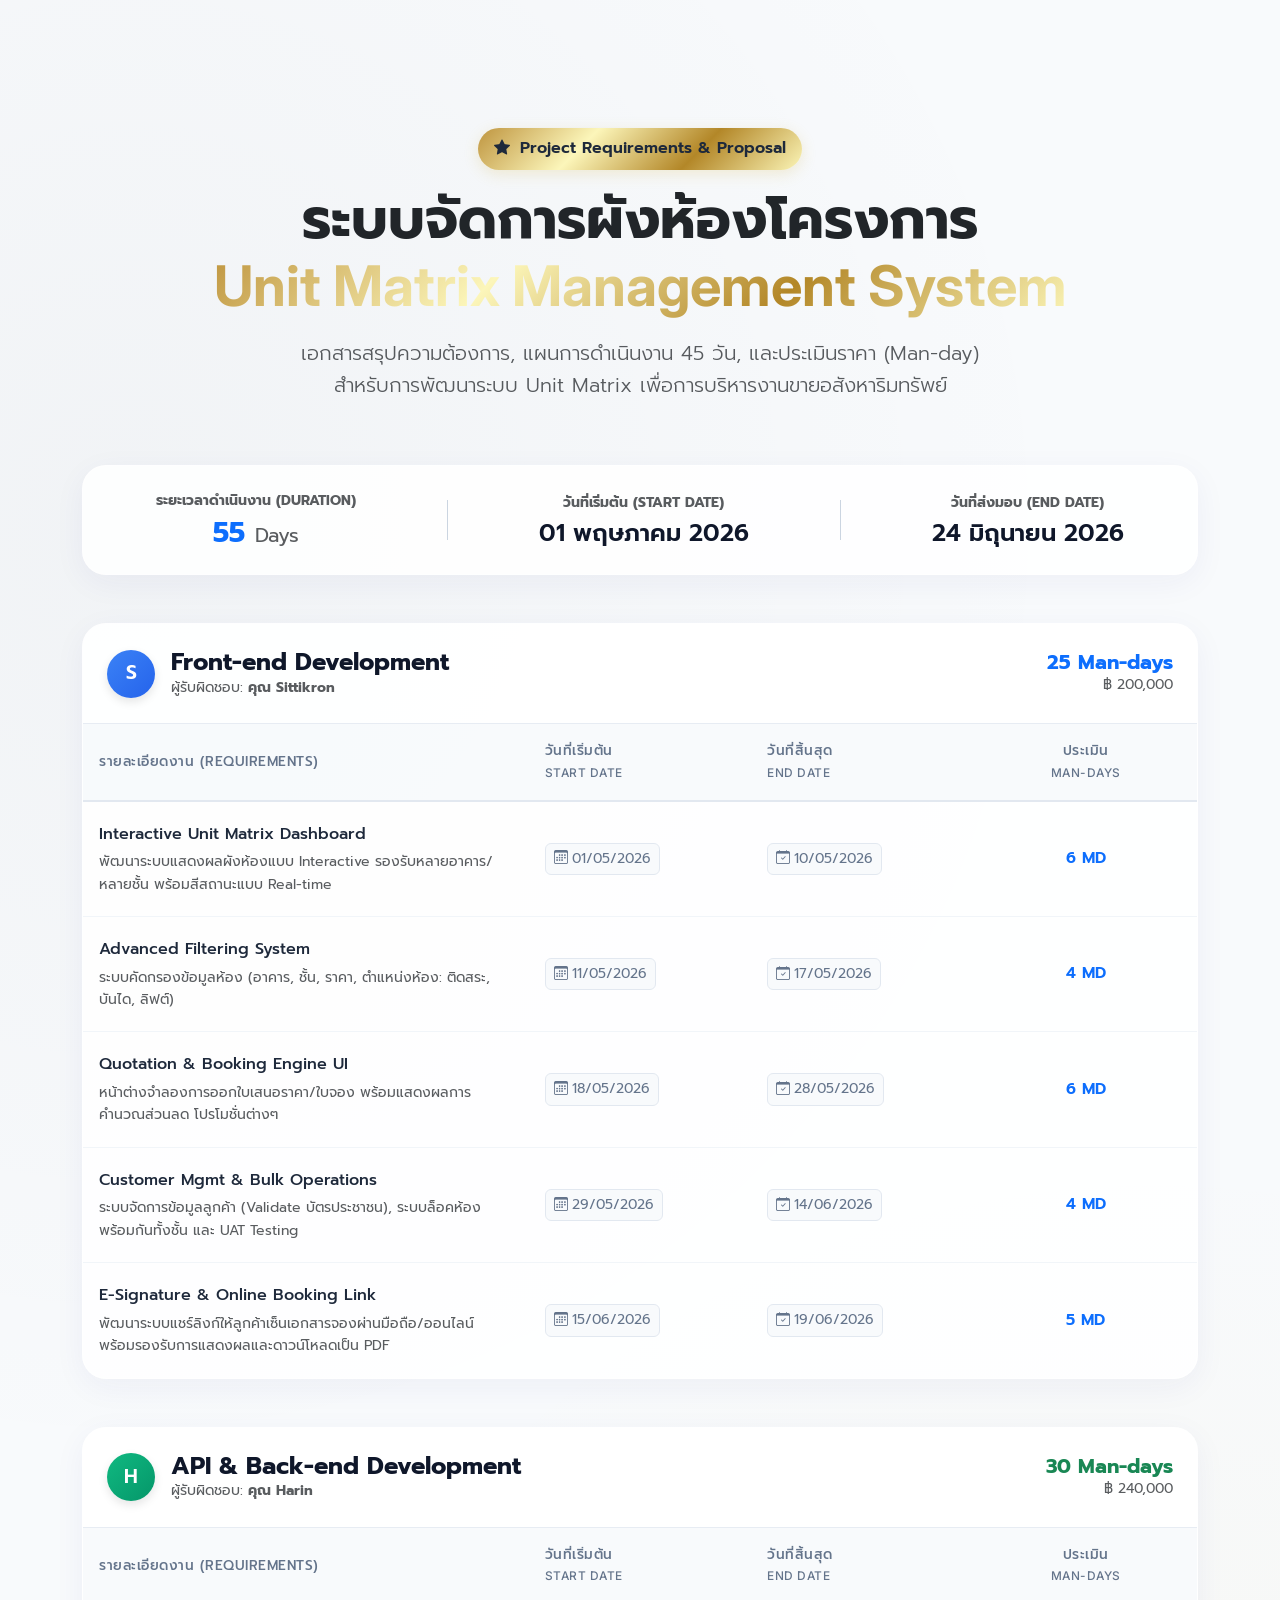
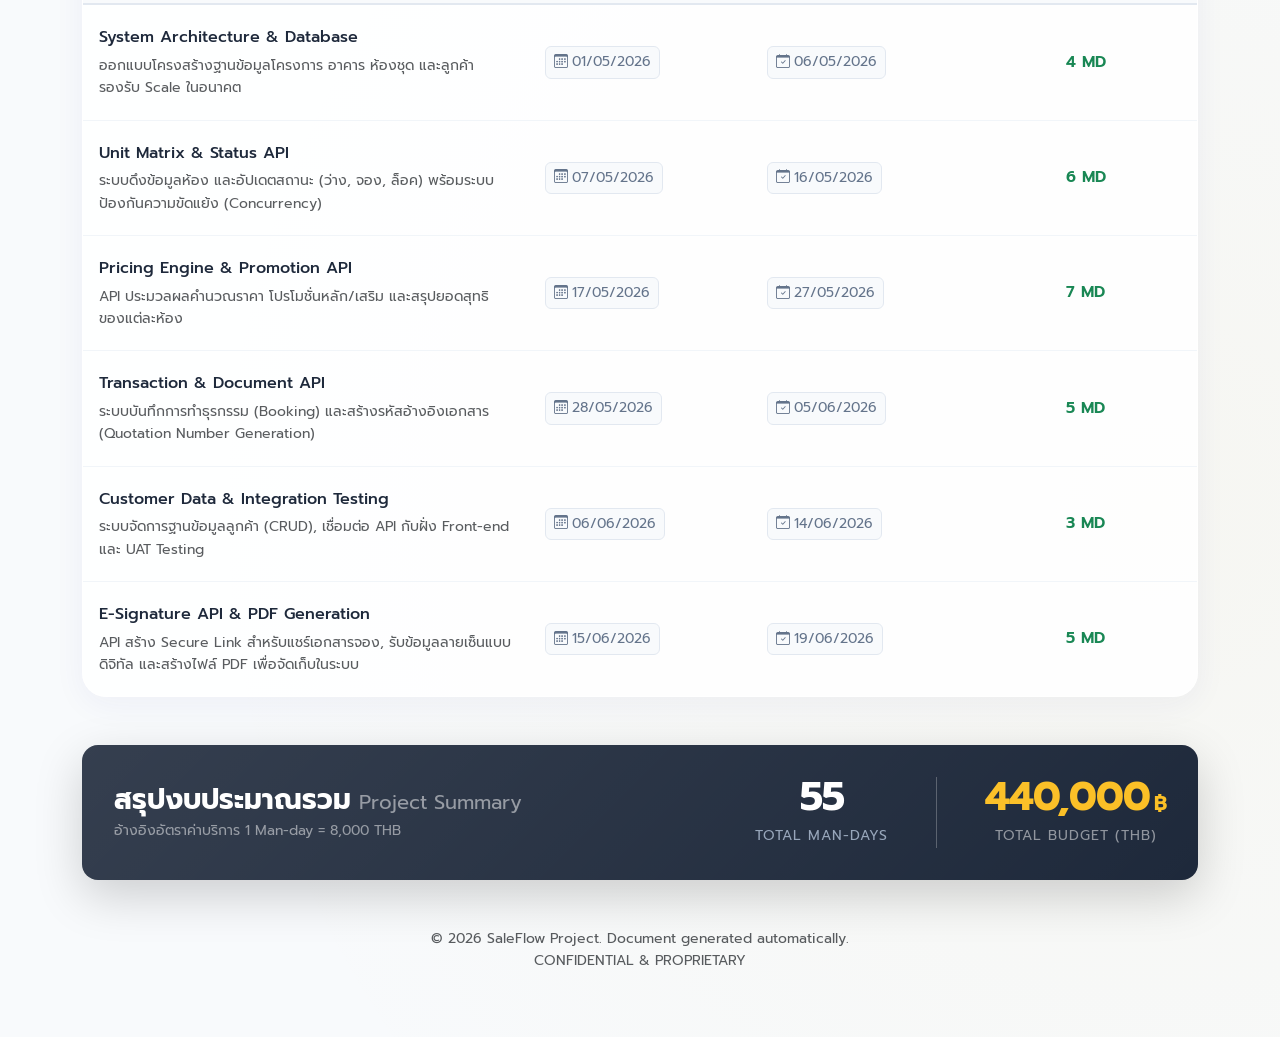
<file: proposal.html>
<!DOCTYPE html>
<html lang="th">
<head>
    <meta charset="UTF-8">
    <meta name="viewport" content="width=device-width, initial-scale=1.0">
    <title>Project Proposal: Unit Matrix System</title>
    <!-- Google Fonts: Prompt & Inter -->
    <link rel="preconnect" href="https://fonts.googleapis.com">
    <link rel="preconnect" href="https://fonts.gstatic.com" crossorigin>
    <link href="https://fonts.googleapis.com/css2?family=Inter:wght@300;400;500;600;700&family=Prompt:wght@300;400;500;600;700&display=swap" rel="stylesheet">
    <!-- Bootstrap CSS -->
    <link href="https://cdn.jsdelivr.net/npm/bootstrap@5.3.2/dist/css/bootstrap.min.css" rel="stylesheet">
    <!-- Bootstrap Icons -->
    <link rel="stylesheet" href="https://cdn.jsdelivr.net/npm/bootstrap-icons@1.11.3/font/bootstrap-icons.min.css">
    
    <style>
        :root {
            --primary-bg: #f8fafc;
            --card-bg: rgba(255, 255, 255, 0.85);
            --text-dark: #0f172a;
            --text-muted: #64748b;
            --gold-accent: #d4af37;
            --gold-gradient: linear-gradient(135deg, #bf953f, #fcf6ba, #b38728, #fbf5b7);
            --brand-primary: #1e293b;
            --brand-secondary: #334155;
            --glass-border: rgba(255, 255, 255, 0.4);
            --glass-shadow: 0 8px 32px 0 rgba(31, 38, 135, 0.05);
        }

        body {
            font-family: 'Prompt', 'Inter', sans-serif;
            background-color: var(--primary-bg);
            background-image: radial-gradient(circle at 10% 20%, rgba(20, 30, 48, 0.03) 0%, transparent 40%),
                              radial-gradient(circle at 90% 80%, rgba(212, 175, 55, 0.05) 0%, transparent 40%);
            color: var(--text-dark);
            line-height: 1.6;
            min-height: 100vh;
        }

        .en { font-family: 'Inter', sans-serif; }

        /* Animations */
        @keyframes fadeUp {
            from { opacity: 0; transform: translateY(20px); }
            to { opacity: 1; transform: translateY(0); }
        }

        .animate-fade-up {
            animation: fadeUp 0.8s cubic-bezier(0.16, 1, 0.3, 1) forwards;
            opacity: 0;
        }
        .delay-100 { animation-delay: 100ms; }
        .delay-200 { animation-delay: 200ms; }
        .delay-300 { animation-delay: 300ms; }

        /* Glassmorphism Cards */
        .glass-card {
            background: var(--card-bg);
            backdrop-filter: blur(12px);
            -webkit-backdrop-filter: blur(12px);
            border: 1px solid var(--glass-border);
            border-radius: 1.5rem;
            box-shadow: var(--glass-shadow);
            transition: transform 0.3s ease, box-shadow 0.3s ease;
            overflow: hidden;
        }

        .glass-card:hover {
            transform: translateY(-5px);
            box-shadow: 0 12px 40px 0 rgba(31, 38, 135, 0.08);
        }

        .card-header-glass {
            background: rgba(255, 255, 255, 0.5);
            border-bottom: 1px solid rgba(226, 232, 240, 0.8);
            padding: 1.5rem;
        }

        /* Hero Section */
        .hero-section {
            padding: 5rem 0 3rem;
            text-align: center;
        }

        .gradient-text {
            background: var(--gold-gradient);
            -webkit-background-clip: text;
            -webkit-text-fill-color: transparent;
            font-weight: 700;
        }

        .badge-premium {
            background: var(--gold-gradient);
            color: #1e293b;
            font-weight: 600;
            padding: 0.5rem 1rem;
            border-radius: 2rem;
            box-shadow: 0 4px 15px rgba(212, 175, 55, 0.2);
        }

        /* Tables */
        .premium-table {
            width: 100%;
            border-collapse: separate;
            border-spacing: 0;
        }

        .premium-table th {
            background-color: rgba(241, 245, 249, 0.5);
            color: var(--text-muted);
            font-weight: 500;
            text-transform: uppercase;
            font-size: 0.85rem;
            letter-spacing: 0.5px;
            padding: 1rem;
            border-bottom: 2px solid #e2e8f0;
        }

        .premium-table td {
            padding: 1.25rem 1rem;
            border-bottom: 1px solid #f1f5f9;
            vertical-align: middle;
        }

        .premium-table tr:last-child td {
            border-bottom: none;
        }

        .task-title {
            font-weight: 500;
            color: var(--brand-primary);
        }

        .task-date {
            font-size: 0.875rem;
            color: var(--text-muted);
            background: #f8fafc;
            padding: 0.25rem 0.5rem;
            border-radius: 0.375rem;
            display: inline-flex;
            align-items: center;
            gap: 0.25rem;
            border: 1px solid #e2e8f0;
        }

        /* Summary Section */
        .summary-box {
            background: var(--brand-primary);
            color: white;
            border-radius: 1rem;
            padding: 2rem;
            position: relative;
            overflow: hidden;
        }

        .summary-box::before {
            content: '';
            position: absolute;
            top: 0; right: 0; bottom: 0; left: 0;
            background: linear-gradient(135deg, rgba(255,255,255,0.1) 0%, transparent 100%);
            pointer-events: none;
        }

        .metric-value {
            font-size: 2.5rem;
            font-weight: 700;
            letter-spacing: -1px;
            line-height: 1;
        }

        .metric-label {
            font-size: 0.875rem;
            color: #94a3b8;
            text-transform: uppercase;
            letter-spacing: 1px;
            margin-top: 0.5rem;
        }

        .total-price {
            color: #fbbf24;
        }

        /* Profile Avatars */
        .avatar-circle {
            width: 48px;
            height: 48px;
            border-radius: 50%;
            display: flex;
            align-items: center;
            justify-content: center;
            font-weight: 600;
            font-size: 1.2rem;
            color: white;
            box-shadow: 0 4px 10px rgba(0,0,0,0.1);
        }

        .bg-fe { background: linear-gradient(135deg, #3b82f6, #2563eb); }
        .bg-be { background: linear-gradient(135deg, #10b981, #059669); }
    </style>
</head>
<body>

    <div class="container py-5">
        <!-- Hero Section -->
        <header class="hero-section animate-fade-up">
            <span class="badge-premium mb-3 d-inline-block">
                <i class="bi bi-star-fill me-1"></i> Project Requirements & Proposal
            </span>
            <h1 class="display-4 fw-bold mb-3 text-dark">
                ระบบจัดการผังห้องโครงการ <br/>
                <span class="gradient-text en">Unit Matrix Management System</span>
            </h1>
            <p class="lead text-muted mx-auto" style="max-width: 700px;">
                เอกสารสรุปความต้องการ, แผนการดำเนินงาน 45 วัน, และประเมินราคา (Man-day)<br/>
                สำหรับการพัฒนาระบบ Unit Matrix เพื่อการบริหารงานขายอสังหาริมทรัพย์
            </p>
        </header>

        <!-- Timeline Overview -->
        <div class="row mb-5 animate-fade-up delay-100">
            <div class="col-12">
                <div class="glass-card p-4 d-flex justify-content-around align-items-center flex-wrap gap-3">
                    <div class="text-center px-4">
                        <div class="text-muted small text-uppercase fw-bold mb-1">ระยะเวลาดำเนินงาน (Duration)</div>
                        <h3 class="fw-bold mb-0 text-primary">55 <span class="fs-5 text-muted fw-normal">Days</span></h3>
                    </div>
                    <div class="border-end d-none d-md-block" style="height: 40px; border-color: #cbd5e1 !important;"></div>
                    <div class="text-center px-4">
                        <div class="text-muted small text-uppercase fw-bold mb-1">วันที่เริ่มต้น (Start Date)</div>
                        <h4 class="fw-semibold mb-0">01 พฤษภาคม 2026</h4>
                    </div>
                    <div class="border-end d-none d-md-block" style="height: 40px; border-color: #cbd5e1 !important;"></div>
                    <div class="text-center px-4">
                        <div class="text-muted small text-uppercase fw-bold mb-1">วันที่ส่งมอบ (End Date)</div>
                        <h4 class="fw-semibold mb-0">24 มิถุนายน 2026</h4>
                    </div>
                </div>
            </div>
        </div>

        <!-- Frontend Section -->
        <div class="row mb-5 animate-fade-up delay-200">
            <div class="col-12">
                <div class="glass-card">
                    <div class="card-header-glass d-flex align-items-center justify-content-between">
                        <div class="d-flex align-items-center gap-3">
                            <div class="avatar-circle bg-fe">S</div>
                            <div>
                                <h4 class="mb-0 fw-bold">Front-end Development</h4>
                                <div class="text-muted small">ผู้รับผิดชอบ: <strong>คุณ Sittikron</strong></div>
                            </div>
                        </div>
                        <div class="text-end">
                            <h5 class="fw-bold text-primary mb-0">25 Man-days</h5>
                            <div class="text-muted small">฿ 200,000</div>
                        </div>
                    </div>
                    <div class="card-body p-0 overflow-auto">
                        <table class="premium-table">
                            <thead>
                                <tr>
                                    <th width="40%">รายละเอียดงาน (Requirements)</th>
                                    <th width="20%">วันที่เริ่มต้น<br/><span class="en small">Start Date</span></th>
                                    <th width="20%">วันที่สิ้นสุด<br/><span class="en small">End Date</span></th>
                                    <th width="20%" class="text-center">ประเมิน<br/><span class="en small">Man-days</span></th>
                                </tr>
                            </thead>
                            <tbody>
                                <tr>
                                    <td>
                                        <div class="task-title">Interactive Unit Matrix Dashboard</div>
                                        <div class="text-muted small mt-1">พัฒนาระบบแสดงผลผังห้องแบบ Interactive รองรับหลายอาคาร/หลายชั้น พร้อมสีสถานะแบบ Real-time</div>
                                    </td>
                                    <td><div class="task-date"><i class="bi bi-calendar3"></i> 01/05/2026</div></td>
                                    <td><div class="task-date"><i class="bi bi-calendar-check"></i> 10/05/2026</div></td>
                                    <td class="text-center fw-semibold text-primary">6 MD</td>
                                </tr>
                                <tr>
                                    <td>
                                        <div class="task-title">Advanced Filtering System</div>
                                        <div class="text-muted small mt-1">ระบบคัดกรองข้อมูลห้อง (อาคาร, ชั้น, ราคา, ตำแหน่งห้อง: ติดสระ, บันได, ลิฟต์)</div>
                                    </td>
                                    <td><div class="task-date"><i class="bi bi-calendar3"></i> 11/05/2026</div></td>
                                    <td><div class="task-date"><i class="bi bi-calendar-check"></i> 17/05/2026</div></td>
                                    <td class="text-center fw-semibold text-primary">4 MD</td>
                                </tr>
                                <tr>
                                    <td>
                                        <div class="task-title">Quotation & Booking Engine UI</div>
                                        <div class="text-muted small mt-1">หน้าต่างจำลองการออกใบเสนอราคา/ใบจอง พร้อมแสดงผลการคำนวณส่วนลด โปรโมชั่นต่างๆ</div>
                                    </td>
                                    <td><div class="task-date"><i class="bi bi-calendar3"></i> 18/05/2026</div></td>
                                    <td><div class="task-date"><i class="bi bi-calendar-check"></i> 28/05/2026</div></td>
                                    <td class="text-center fw-semibold text-primary">6 MD</td>
                                </tr>
                                <tr>
                                    <td>
                                        <div class="task-title">Customer Mgmt & Bulk Operations</div>
                                        <div class="text-muted small mt-1">ระบบจัดการข้อมูลลูกค้า (Validate บัตรประชาชน), ระบบล็อคห้องพร้อมกันทั้งชั้น และ UAT Testing</div>
                                    </td>
                                    <td><div class="task-date"><i class="bi bi-calendar3"></i> 29/05/2026</div></td>
                                    <td><div class="task-date"><i class="bi bi-calendar-check"></i> 14/06/2026</div></td>
                                    <td class="text-center fw-semibold text-primary">4 MD</td>
                                </tr>
                                <tr>
                                    <td>
                                        <div class="task-title">E-Signature & Online Booking Link</div>
                                        <div class="text-muted small mt-1">พัฒนาระบบแชร์ลิงก์ให้ลูกค้าเซ็นเอกสารจองผ่านมือถือ/ออนไลน์ พร้อมรองรับการแสดงผลและดาวน์โหลดเป็น PDF</div>
                                    </td>
                                    <td><div class="task-date"><i class="bi bi-calendar3"></i> 15/06/2026</div></td>
                                    <td><div class="task-date"><i class="bi bi-calendar-check"></i> 19/06/2026</div></td>
                                    <td class="text-center fw-semibold text-primary">5 MD</td>
                                </tr>
                            </tbody>
                        </table>
                    </div>
                </div>
            </div>
        </div>

        <!-- Backend Section -->
        <div class="row mb-5 animate-fade-up delay-300">
            <div class="col-12">
                <div class="glass-card">
                    <div class="card-header-glass d-flex align-items-center justify-content-between">
                        <div class="d-flex align-items-center gap-3">
                            <div class="avatar-circle bg-be">H</div>
                            <div>
                                <h4 class="mb-0 fw-bold">API & Back-end Development</h4>
                                <div class="text-muted small">ผู้รับผิดชอบ: <strong>คุณ Harin</strong></div>
                            </div>
                        </div>
                        <div class="text-end">
                            <h5 class="fw-bold text-success mb-0">30 Man-days</h5>
                            <div class="text-muted small">฿ 240,000</div>
                        </div>
                    </div>
                    <div class="card-body p-0 overflow-auto">
                        <table class="premium-table">
                            <thead>
                                <tr>
                                    <th width="40%">รายละเอียดงาน (Requirements)</th>
                                    <th width="20%">วันที่เริ่มต้น<br/><span class="en small">Start Date</span></th>
                                    <th width="20%">วันที่สิ้นสุด<br/><span class="en small">End Date</span></th>
                                    <th width="20%" class="text-center">ประเมิน<br/><span class="en small">Man-days</span></th>
                                </tr>
                            </thead>
                            <tbody>
                                <tr>
                                    <td>
                                        <div class="task-title">System Architecture & Database</div>
                                        <div class="text-muted small mt-1">ออกแบบโครงสร้างฐานข้อมูลโครงการ อาคาร ห้องชุด และลูกค้า รองรับ Scale ในอนาคต</div>
                                    </td>
                                    <td><div class="task-date"><i class="bi bi-calendar3"></i> 01/05/2026</div></td>
                                    <td><div class="task-date"><i class="bi bi-calendar-check"></i> 06/05/2026</div></td>
                                    <td class="text-center fw-semibold text-success">4 MD</td>
                                </tr>
                                <tr>
                                    <td>
                                        <div class="task-title">Unit Matrix & Status API</div>
                                        <div class="text-muted small mt-1">ระบบดึงข้อมูลห้อง และอัปเดตสถานะ (ว่าง, จอง, ล็อค) พร้อมระบบป้องกันความขัดแย้ง (Concurrency)</div>
                                    </td>
                                    <td><div class="task-date"><i class="bi bi-calendar3"></i> 07/05/2026</div></td>
                                    <td><div class="task-date"><i class="bi bi-calendar-check"></i> 16/05/2026</div></td>
                                    <td class="text-center fw-semibold text-success">6 MD</td>
                                </tr>
                                <tr>
                                    <td>
                                        <div class="task-title">Pricing Engine & Promotion API</div>
                                        <div class="text-muted small mt-1">API ประมวลผลคำนวณราคา โปรโมชั่นหลัก/เสริม และสรุปยอดสุทธิของแต่ละห้อง</div>
                                    </td>
                                    <td><div class="task-date"><i class="bi bi-calendar3"></i> 17/05/2026</div></td>
                                    <td><div class="task-date"><i class="bi bi-calendar-check"></i> 27/05/2026</div></td>
                                    <td class="text-center fw-semibold text-success">7 MD</td>
                                </tr>
                                <tr>
                                    <td>
                                        <div class="task-title">Transaction & Document API</div>
                                        <div class="text-muted small mt-1">ระบบบันทึกการทำธุรกรรม (Booking) และสร้างรหัสอ้างอิงเอกสาร (Quotation Number Generation)</div>
                                    </td>
                                    <td><div class="task-date"><i class="bi bi-calendar3"></i> 28/05/2026</div></td>
                                    <td><div class="task-date"><i class="bi bi-calendar-check"></i> 05/06/2026</div></td>
                                    <td class="text-center fw-semibold text-success">5 MD</td>
                                </tr>
                                <tr>
                                    <td>
                                        <div class="task-title">Customer Data & Integration Testing</div>
                                        <div class="text-muted small mt-1">ระบบจัดการฐานข้อมูลลูกค้า (CRUD), เชื่อมต่อ API กับฝั่ง Front-end และ UAT Testing</div>
                                    </td>
                                    <td><div class="task-date"><i class="bi bi-calendar3"></i> 06/06/2026</div></td>
                                    <td><div class="task-date"><i class="bi bi-calendar-check"></i> 14/06/2026</div></td>
                                    <td class="text-center fw-semibold text-success">3 MD</td>
                                </tr>
                                <tr>
                                    <td>
                                        <div class="task-title">E-Signature API & PDF Generation</div>
                                        <div class="text-muted small mt-1">API สร้าง Secure Link สำหรับแชร์เอกสารจอง, รับข้อมูลลายเซ็นแบบดิจิทัล และสร้างไฟล์ PDF เพื่อจัดเก็บในระบบ</div>
                                    </td>
                                    <td><div class="task-date"><i class="bi bi-calendar3"></i> 15/06/2026</div></td>
                                    <td><div class="task-date"><i class="bi bi-calendar-check"></i> 19/06/2026</div></td>
                                    <td class="text-center fw-semibold text-success">5 MD</td>
                                </tr>
                            </tbody>
                        </table>
                    </div>
                </div>
            </div>
        </div>

        <!-- Summary Section -->
        <div class="row animate-fade-up delay-300">
            <div class="col-12">
                <div class="summary-box shadow-lg d-flex flex-column flex-md-row justify-content-between align-items-center">
                    <div class="mb-4 mb-md-0">
                        <h3 class="fw-bold mb-1"><span class="text-th">สรุปงบประมาณรวม</span><span class="text-en ms-2 fs-5 fw-normal text-white-50">Project Summary</span></h3>
                        <p class="mb-0 text-white-50 small">อ้างอิงอัตราค่าบริการ 1 Man-day = 8,000 THB</p>
                    </div>
                    <div class="d-flex gap-4 gap-md-5 text-center">
                        <div>
                            <div class="metric-value">55</div>
                            <div class="metric-label">Total Man-days</div>
                        </div>
                        <div class="border-end border-white border-opacity-25"></div>
                        <div>
                            <div class="metric-value total-price">440,000<span class="fs-5 ms-1">฿</span></div>
                            <div class="metric-label text-white-50">Total Budget (THB)</div>
                        </div>
                    </div>
                </div>
            </div>
        </div>

        <!-- Footer -->
        <div class="text-center mt-5 mb-3 text-muted small animate-fade-up delay-300">
            &copy; 2026 SaleFlow Project. Document generated automatically.<br/>
            CONFIDENTIAL & PROPRIETARY
        </div>
    </div>

    <!-- Bootstrap JS -->
    <script src="https://cdn.jsdelivr.net/npm/bootstrap@5.3.2/dist/js/bootstrap.bundle.min.js"></script>
</body>
</html>
</file>
<file: styles.css>
:root {
    --gold: #dcb345;
    --gold-hover: #c49d36;
    --canvas: #f8f9fa; /* Very light cool grey */
    --status-avail: #10b981;
    --status-processing: #f59e0b;
    --status-booked: #ef4444;
    --status-locked: #6b7280;
}

/* Custom Status Utilities */
.bg-status-avail { background-color: var(--status-avail) !important; color: #fff !important; }
.text-status-avail { color: var(--status-avail) !important; }
.border-status-avail { border-color: var(--status-avail) !important; }
.btn-outline-status-avail { color: var(--status-avail); border-color: var(--status-avail); }
.btn-outline-status-avail:hover, .btn-outline-status-avail.active { background-color: var(--status-avail); color: #fff; }

.bg-status-processing { background-color: var(--status-processing) !important; color: #fff !important; }
.text-status-processing { color: var(--status-processing) !important; }
.border-status-processing { border-color: var(--status-processing) !important; }
.btn-outline-status-processing { color: var(--status-processing); border-color: var(--status-processing); }
.btn-outline-status-processing:hover, .btn-outline-status-processing.active { background-color: var(--status-processing); color: #fff; }

.bg-status-booked { background-color: var(--status-booked) !important; color: #fff !important; }
.text-status-booked { color: var(--status-booked) !important; }
.border-status-booked { border-color: var(--status-booked) !important; }
.btn-outline-status-booked { color: var(--status-booked); border-color: var(--status-booked); }
.btn-outline-status-booked:hover, .btn-outline-status-booked.active { background-color: var(--status-booked); color: #fff; }

.bg-status-locked { background-color: var(--status-locked) !important; color: #fff !important; }
.text-status-locked { color: var(--status-locked) !important; }
.border-status-locked { border-color: var(--status-locked) !important; }
.btn-outline-status-locked { color: var(--status-locked); border-color: var(--status-locked); }
.btn-outline-status-locked:hover, .btn-outline-status-locked.active { background-color: var(--status-locked); color: #fff; }


html {
    font-size: 14px; /* Scaled down from default 16px for a more compact UI */
}

body.font-sans {
    font-family: 'Inter', sans-serif;
}

.font-thai {
    font-family: 'Prompt', sans-serif;
}

.bg-canvas {
    background-color: var(--canvas) !important;
}

/* Language System */
/* Default is TH, hide EN */
body:not(.lang-en) .text-en {
    display: none !important;
}

/* When EN is active, hide TH */
body.lang-en .text-th {
    display: none !important;
}

/* Custom Overrides & Utilites mapping Bootstrap to Premium Theme */

/* Sidebar Layout */
.sidebar {
    position: fixed;
    top: 0;
    left: 0;
    height: 100vh;
    width: 80px;
    z-index: 1030;
    transition: width 0.3s cubic-bezier(0.25, 0.8, 0.25, 1);
    overflow-y: auto;
    overflow-x: hidden;
}

.sidebar.expanded {
    width: 260px;
}

.sidebar::-webkit-scrollbar {
    width: 0;
}

.sidebar .nav-link {
    transition: all 0.2s ease;
    border: 1px solid transparent;
}

.sidebar .nav-link.active {
    background-color: var(--gold) !important;
    background: linear-gradient(135deg, var(--gold), #baa769) !important;
    color: #fff !important;
    box-shadow: 0 4px 6px rgba(220, 179, 69, 0.3);
}

.sidebar .nav-link.active .nav-icon,
.sidebar .nav-link.active .nav-text span {
    color: #fff !important;
}

.sidebar .nav-link:hover:not(.active) {
    background-color: rgba(0,0,0,0.04);
}

.sidebar .nav-text,
.sidebar .brand-text,
.sidebar .profile-text,
.sidebar .lang-toggle-group {
    display: none;
    opacity: 0;
}

.sidebar.expanded .nav-text,
.sidebar.expanded .brand-text,
.sidebar.expanded .profile-text,
.sidebar.expanded .lang-toggle-group {
    display: flex;
    opacity: 1;
    animation: fadeIn 0.4s ease forwards;
}

@keyframes fadeIn {
    to { opacity: 1; }
}

.sidebar.expanded .lang-toggle-mini {
    display: none !important;
}

.sidebar .brand-link {
    justify-content: center !important;
}
.sidebar.expanded .brand-link {
    justify-content: flex-start !important;
    padding-left: 1.5rem;
}

.toggle-btn i {
    transition: transform 0.3s ease;
}
.sidebar.expanded .toggle-btn i {
    transform: rotate(180deg);
}

.cursor-pointer {
    cursor: pointer;
}

#app-main-container {
    transition: margin-left 0.3s cubic-bezier(0.25, 0.8, 0.25, 1), width 0.3s cubic-bezier(0.25, 0.8, 0.25, 1);
    margin-left: 80px;
    width: calc(100% - 80px) !important;
    min-height: calc(100vh - 2rem);
}

#app-main-container.expanded {
    margin-left: 260px;
    width: calc(100% - 260px) !important;
}

@media (max-width: 767.98px) {
    .sidebar {
        transform: translateX(-100%);
    }
    .sidebar.mobile-open {
        transform: translateX(0);
        width: 260px;
    }
    
    .sidebar.mobile-open .nav-text,
    .sidebar.mobile-open .brand-text,
    .sidebar.mobile-open .profile-text,
    .sidebar.mobile-open .lang-toggle-group {
        display: flex;
        opacity: 1;
    }
    
    .sidebar.mobile-open .lang-toggle-mini {
        display: none !important;
    }

    .sidebar.mobile-open .brand-link {
        justify-content: flex-start !important;
        padding-left: 1.5rem;
    }

    #app-main-container {
        margin-left: 0;
        width: 100% !important;
        margin-top: 60px !important;
    }
    #app-main-container.expanded {
        margin-left: 0;
        width: 100% !important;
    }
}

.text-gold { color: var(--gold) !important; }

/* In Light Theme, Gold buttons look best with white text */
.bg-gold { background-color: var(--gold) !important; color: #fff !important; }
.bg-light-gold { background-color: rgba(220, 179, 69, 0.1) !important; }

.bg-gradient-gold {
    background: linear-gradient(135deg, var(--gold), #baa769);
    box-shadow: 0 4px 6px rgba(220, 179, 69, 0.2);
}

.btn-gold {
    background-color: var(--gold);
    color: #fff;
    border-color: var(--gold);
    transition: all 0.2s;
}
.btn-gold:hover, .btn-gold:focus, .btn-gold:active {
    background-color: var(--gold-hover) !important;
    color: #fff !important;
    border-color: var(--gold-hover) !important;
    transform: translateY(-2px);
    box-shadow: 0 4px 10px rgba(220, 179, 69, 0.3) !important;
}

.btn-outline-gold {
    color: var(--gold);
    border-color: var(--gold);
}
.btn-outline-gold:hover {
    background-color: var(--gold);
    color: #fff;
}

/* Clean Nav Hover */
.nav-hover {
    transition: all 0.2s;
}
.nav-hover:hover {
    background-color: #f1f3f5;
    color: #212529 !important;
    border-radius: 0.375rem;
}

/* Text Size Utils */
@media (max-width: 576px) {
    .fs-sm-7 {
        font-size: 0.85rem;
    }
}

/* Unit Map Specifics */
.unit-row-label {
    min-width: 65px;
    font-weight: 600;
    color: #495057;
    display: flex;
    align-items: center;
}

.unit-box {
    width: 55px;
    height: 55px;
    border-radius: 6px;
    display: flex;
    flex-direction: column;
    align-items: center;
    justify-content: center;
    transition: all 0.25s ease;
    user-select: none;
    border: 1px solid transparent;
    box-shadow: 0 2px 3px rgba(0,0,0,0.02);
}

.unit-box .u-no {
    font-weight: 700;
    font-size: 0.85rem;
}

.unit-box .u-price {
    font-size: 0.6rem;
    opacity: 0.9;
    margin-top: 1px;
}

.status-avail {
    background: var(--status-avail);
    border-color: #059669;
    color: #ffffff;
    cursor: pointer;
}
.status-avail:hover {
    transform: translateY(-4px);
    box-shadow: 0 8px 16px rgba(16, 185, 129, 0.4);
    border-color: #047857;
    background: #059669;
}

.status-booked {
    background: var(--status-booked);
    border-color: #dc2626;
    color: #ffffff;
}

.status-processing {
    background: var(--status-processing);
    border-color: #d97706;
    color: #ffffff;
}

.status-sold {
    display: none;
}

.status-locked {
    background: var(--status-locked);
    border-color: #4b5563;
    color: #ffffff;
    cursor: pointer;
    position: relative;
    border-style: solid;
}
.status-locked:hover {
    transform: translateY(-2px);
    box-shadow: 0 4px 8px rgba(107, 114, 128, 0.4);
    background: #4b5563;
}
.lock-icon-overlay {
    position: absolute;
    top: -5px;
    right: -5px;
    background: #fff;
    border-radius: 50%;
    width: 20px;
    height: 20px;
    display: flex;
    align-items: center;
    justify-content: center;
    box-shadow: 0 2px 4px rgba(0,0,0,0.1);
    font-size: 0.65rem;
    color: #475569;
}

/* Scrollbar styling for horizontal scrolling in grid row */
.overflow-auto::-webkit-scrollbar {
    height: 8px;
    width: 8px;
}
.overflow-auto::-webkit-scrollbar-track {
    background: #f1f1f1; 
    border-radius: 4px;
}
.overflow-auto::-webkit-scrollbar-thumb {
    background: #cdcdcd; 
    border-radius: 4px;
}
.overflow-auto::-webkit-scrollbar-thumb:hover {
    background: #a8a8a8; 
}

/* OCR Scanner UI */
.ocr-upload-zone {
    border-color: #dee2e6;
    transition: all 0.3s ease;
}
.ocr-upload-zone:hover {
    border-color: var(--gold) !important;
    background-color: rgba(220, 179, 69, 0.02) !important;
}
.ocr-upload-zone.dragover {
    border-color: var(--gold) !important;
    background-color: rgba(220, 179, 69, 0.05) !important;
    transform: scale(1.02);
}

.transition-all {
    transition: all 0.3s ease;
}
.hover-scale:hover {
    transform: scale(1.1);
}

.shadow-inset {
    box-shadow: inset 0 2px 10px rgba(0,0,0,0.5);
}
.ts-shadow {
    text-shadow: 0 2px 4px rgba(0,0,0,0.8);
}

.ocr-scanner-line {
    height: 4px;
    background: var(--gold);
    box-shadow: 0 0 15px 5px rgba(220, 179, 69, 0.6);
    animation: scan 2s cubic-bezier(0.4, 0, 0.2, 1) infinite alternate;
}

@keyframes scan {
    0% { top: 0; opacity: 0.8; }
    50% { opacity: 1; }
    100% { top: 100%; opacity: 0.8; }
}

.pulse-success {
    animation: pulseSuccess 2s infinite;
}

@keyframes pulseSuccess {
    0% { box-shadow: 0 0 0 0 rgba(25, 135, 84, 0.4); }
    70% { box-shadow: 0 0 0 15px rgba(25, 135, 84, 0); }
    100% { box-shadow: 0 0 0 0 rgba(25, 135, 84, 0); }
}

/* Driver.js Custom Theme */
.driver-popover {
    font-family: 'Prompt', sans-serif !important;
    border-radius: 12px;
    box-shadow: 0 10px 25px rgba(0,0,0,0.15) !important;
    border: none !important;
}
.driver-popover-title {
    font-weight: 700 !important;
    color: #212529 !important;
    font-size: 1.1rem !important;
}
.driver-popover-description {
    color: #6c757d !important;
    font-size: 0.95rem !important;
    line-height: 1.5 !important;
}
.driver-popover-next-btn, .driver-popover-prev-btn {
    border-radius: 20px !important;
    font-weight: 500 !important;
    padding: 5px 15px !important;
}
.driver-popover-next-btn {
    background-color: var(--gold) !important;
    color: white !important;
    border: none !important;
    text-shadow: none !important;
}
.driver-popover-next-btn:hover {
    background-color: var(--gold-hover) !important;
}
.driver-popover-prev-btn {
    background-color: #f8f9fa !important;
    border: 1px solid #dee2e6 !important;
    color: #495057 !important;
}
.driver-popover-close-btn {
    color: #adb5bd !important;
}
.driver-popover-close-btn:hover {
    color: #dc3545 !important;
}
.driver-popover-progress-text {
    font-size: 0.8rem !important;
    color: #adb5bd !important;
}
</file>
